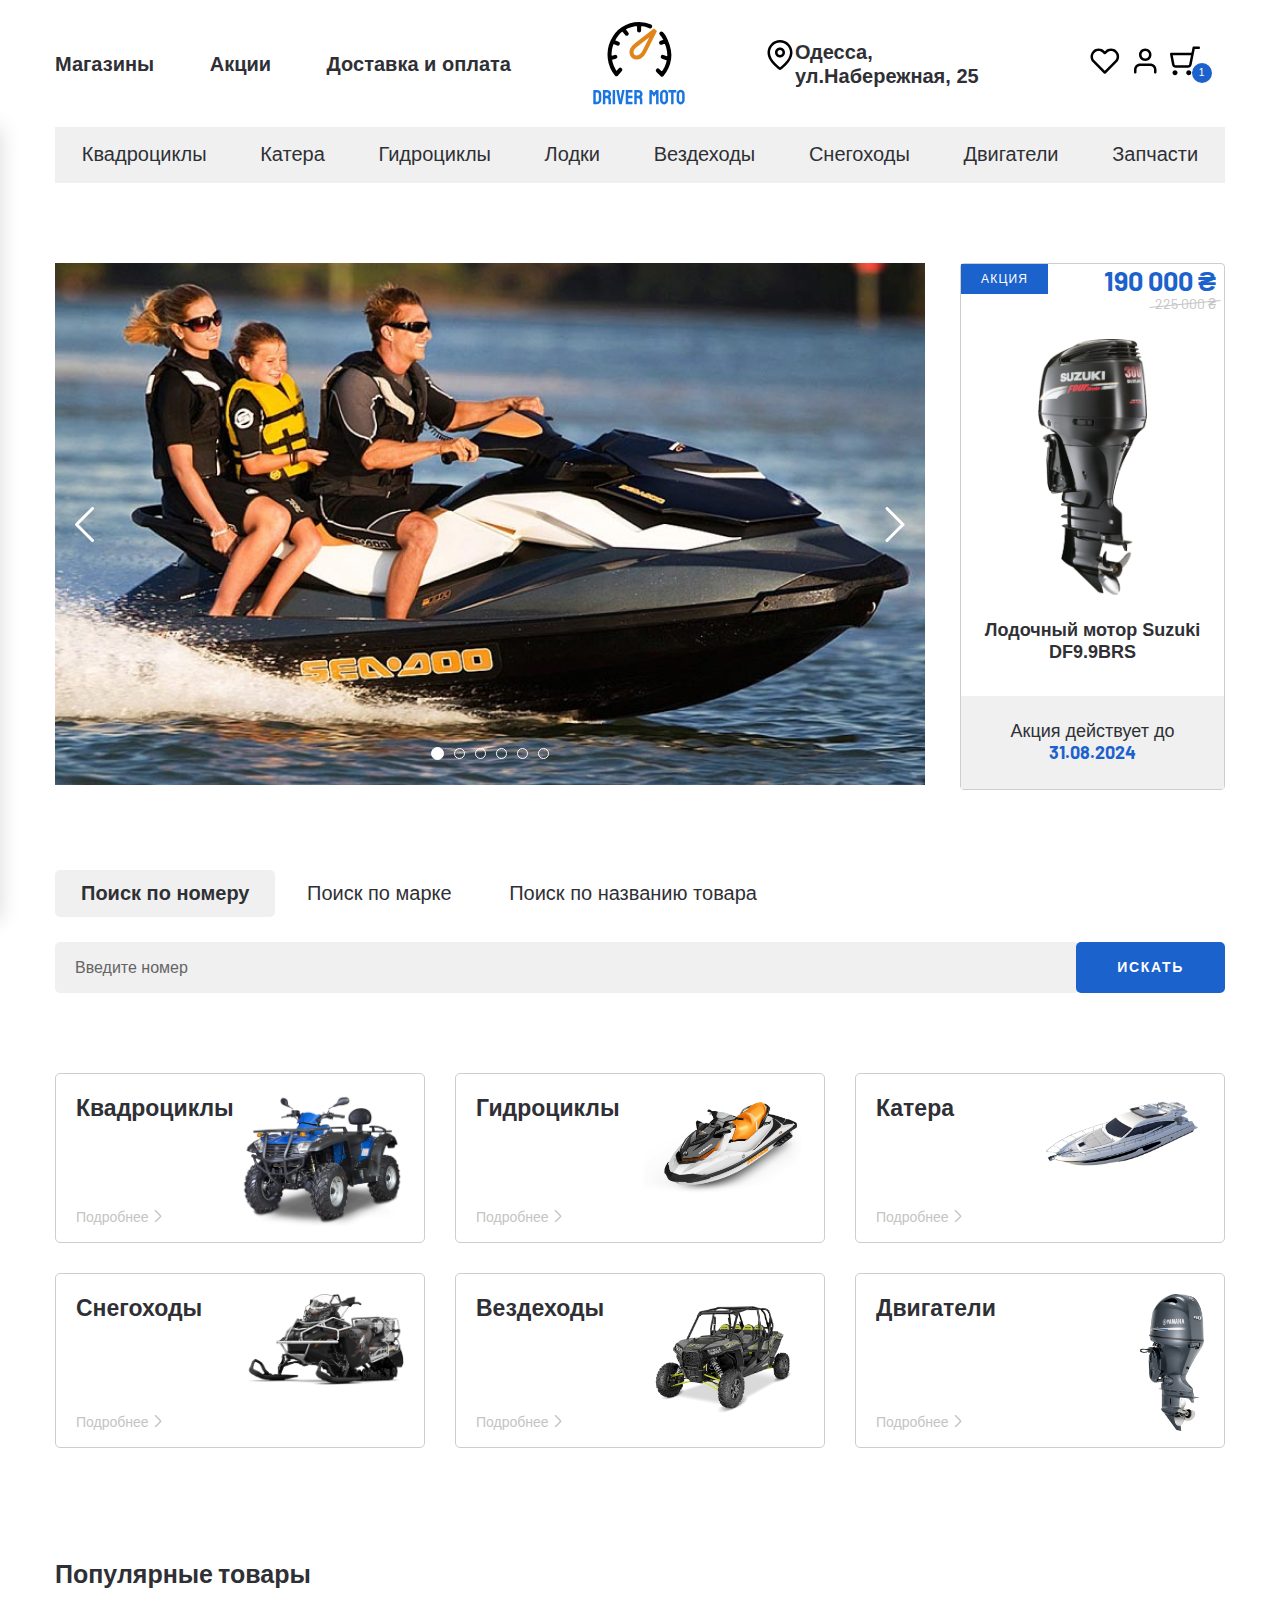
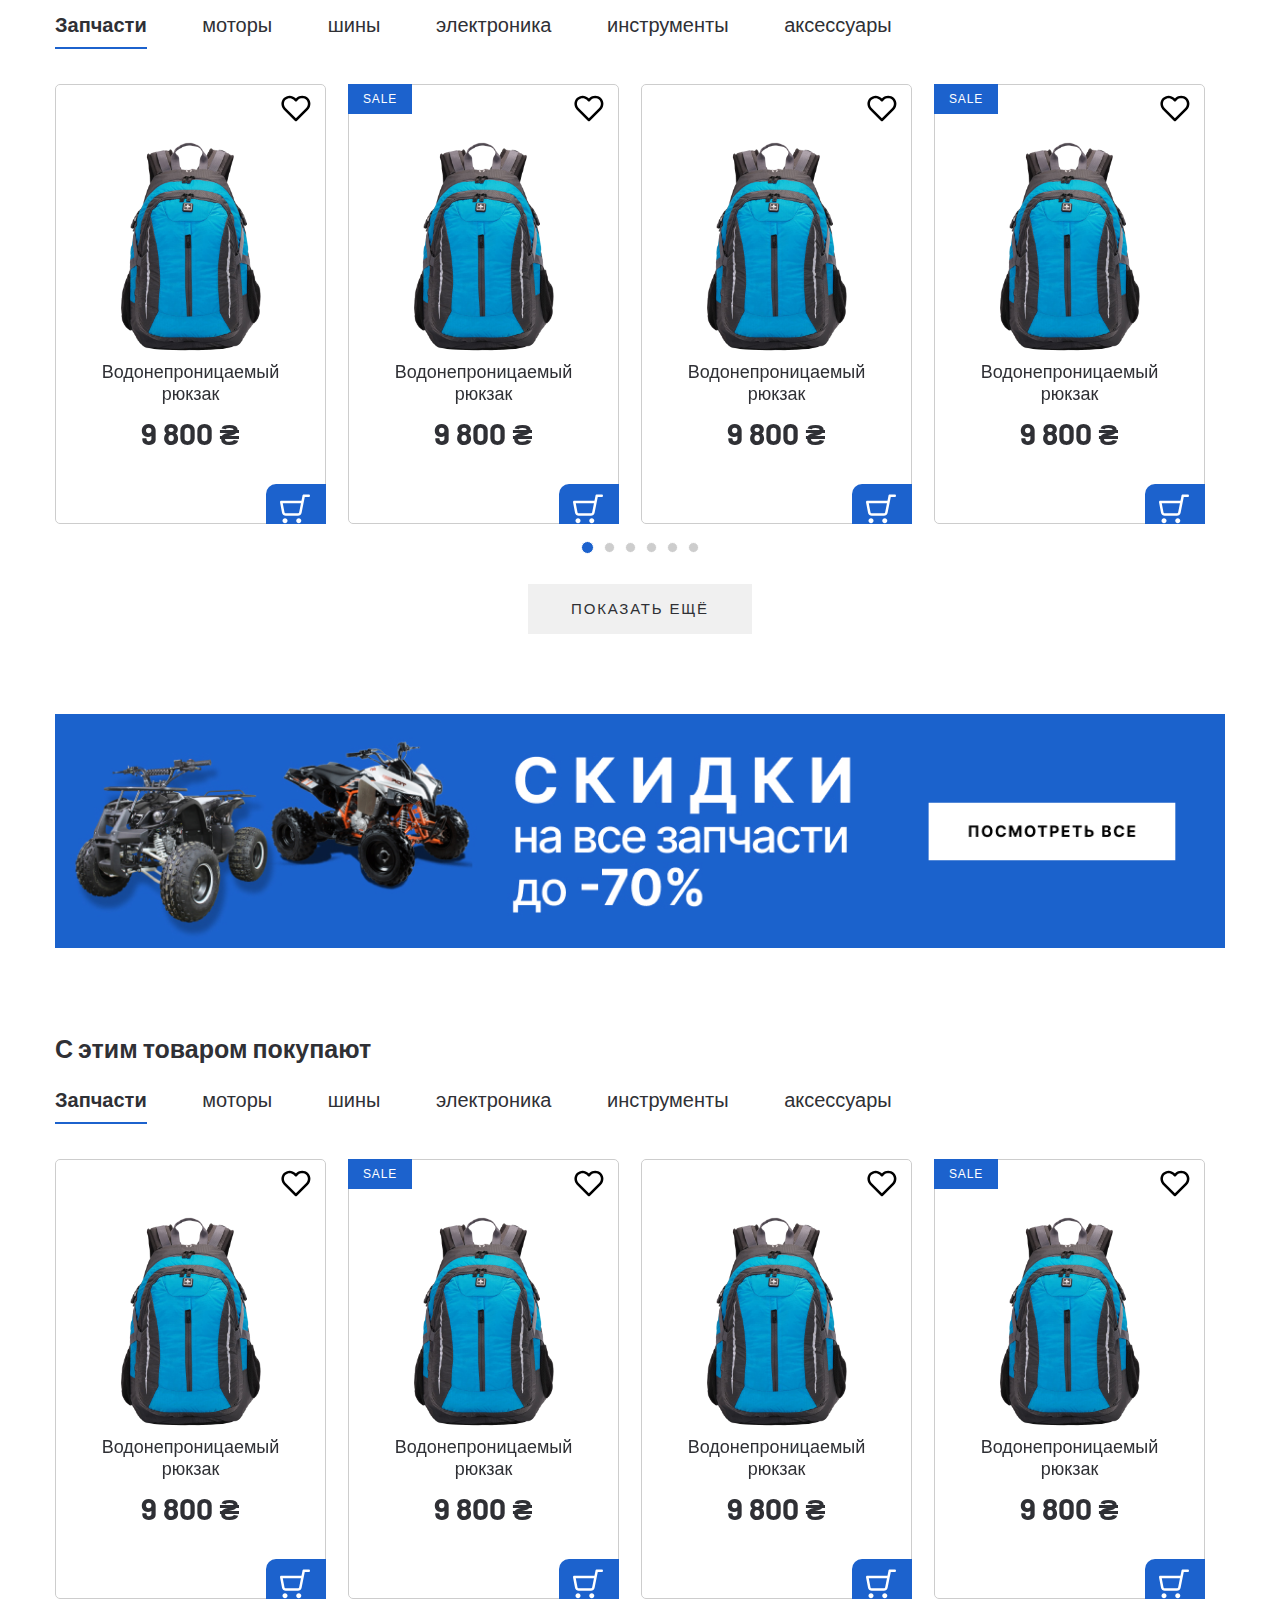
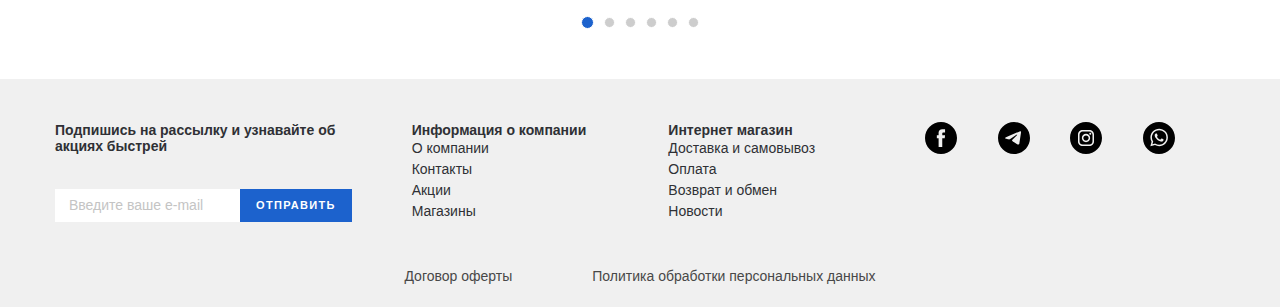
<file: index.html>
<!DOCTYPE html>
<html lang="ru">

<head>
    <meta charset="UTF-8">
    <meta name="viewport" content="width=device-width, initial-scale=1.0">
    <meta http-equiv="X-UA-Compatible" content="ie=edge">
    <title>Document</title>
    <link rel="stylesheet" type="text/css" href="./css/noramlize.css">
    <link rel="stylesheet" type="text/css" href="./css/slick.css">
    <link rel="stylesheet" type="text/css" href="./css/ion.rangeSlider.min.css">
    <link rel="stylesheet" type="text/css" href="./css/jquery.rateyo.min.css">
    <link rel="stylesheet" type="text/css" href="./css/jquery.formstyler.css">
    <link rel="stylesheet" type="text/css" href="./css/jquery.formstyler.theme.css">
    <link rel="stylesheet" type="text/css" href="./css/fonts.css">
    <link rel="preconnect" href="https://fonts.googleapis.com">
    <link rel="preconnect" href="https://fonts.gstatic.com" crossorigin>
    <link href="https://fonts.googleapis.com/css2?family=Barlow:wght@400;700&display=swap" rel="stylesheet">
    <link rel="stylesheet" type="text/css" href="./css/style.css">
    <link rel="stylesheet" href="./css/media.css">
</head>

<body>
    <!--  -------------- Header ------------------  -->
    <header class="header">
        <div class="header__top">
            <div class="container">
                <div class="header__top-inner">
                    <nav class="menu">
                        <button class="menu__btn">
                            <div class="menu__btn-line"></div>
                            <div class="menu__btn-line"></div>
                            <div class="menu__btn-line"></div>
                        </button>
                        <ul class="menu__list">
                            <li class="menu__item">
                                <a class="menu__link" href="#">Магазины</a>
                            </li>
                            <li class="menu__item">
                                <a class="menu__link" href="#">Акции</a>
                            </li>
                            <li class="menu__item">
                                <a class="menu__link" href="#">Доставка и оплата</a>
                            </li>
                        </ul>
                    </nav>
                    <a href="./index.html" class="logo">
                        <img class="logo__img" src="./img/LOGO_DM.svg" alt="Logo site">
                    </a>
                    <div class="header__box">
                        <p class="header__adress">Одесса, ул.Набережная, 25</p>
                        <ul class="user__list">
                            <li class="user__list__item">
                                <a href="#" class="user__list__link">
                                    <img src="./img/icons/heart.svg" alt="Heart like">
                                </a>
                            </li>
                            <li class="user__list__item">
                                <a href="#" class="user__list__link">
                                    <img src="./img/icons/user.svg" alt="User">
                                </a>
                            </li>
                            <li class="user__list__item">
                                <a href="#" class="user__list__link basket">
                                    <img src="./img/icons/shopping-cart.svg" alt="Shopping cart">
                                    <p class="basket__num">1</p>
                                </a>
                            </li>
                        </ul>
                    </div>
                </div>
            </div>
        </div>
        <!-- ------------mob menu -------------- -->
        <ul class="menu-mobile__list">
            <li class="menu-mobile__item">
                <a class="menu-mobile__link" href="#">
                    <img class="menu-mobile__img" src="./img/icons/log-in.svg" alt="icon-menu">
                    <p>Войти</p>
                </a>
            </li>
            <li class="menu-mobile__item">
                <a class="menu-mobile__link" href="#">
                    <img class="menu-mobile__img" src="./img/icons/user.svg" alt="icon-menu">
                    <p>Регистрация</p>
                </a>
            </li>
            <li class="menu-mobile__item">
                <a class="menu-mobile__link" href="#">
                    <img class="menu-mobile__img" src="./img/icons/heart.svg" alt="icon-menu">
                    <p>Избранное</p>
                </a>
            </li>
            <li class="menu-mobile__item">
                <a class="menu-mobile__link" href="#">
                    <img class="menu-mobile__img" src="./img/icons/shopping-cart.svg" alt="icon-menu">
                    <p>Корзина</p>
                </a>
            </li>
            <li class="menu-mobile__item">
                <a class="menu-mobile__link" href="#">
                    <img class="menu-mobile__img" src="./img/icons/home.svg" alt="icon-menu">
                    <p>Магазины</p>
                </a>
            </li>
            <li class="menu-mobile__item">
                <a class="menu-mobile__link" href="#">
                    <img class="menu-mobile__img" src="./img/icons/bag.svg" alt="icon-menu">
                    <p>Доставка и оплата</p>
                </a>
            </li>
            <li class="menu-mobile__item">
                <a class="menu-mobile__link" href="./catalog.html">
                    <p>Квадроциклы</p>
                </a>
            </li>
            <li class="menu-mobile__item">
                <a class="menu-mobile__link" href="./catalog.html">
                    <p>Гидроциклы</p>
                </a>
            </li>
            <li class="menu-mobile__item">
                <a class="menu-mobile__link" href="./catalog.html">
                    <p>Лодки</p>
                </a>
            </li>
            <li class="menu-mobile__item">
                <a class="menu-mobile__link" href="./catalog.html">
                    <p>Вездеходы</p>
                </a>
            </li>
            <li class="menu-mobile__item">
                <a class="menu-mobile__link" href="./catalog.html">
                    <p>Снегоходы</p>
                </a>
            </li>
            <li class="menu-mobile__item">
                <a class="menu-mobile__link" href="./catalog.html">
                    <p>Двигатели</p>
                </a>
            </li>
            <li class="menu-mobile__item">
                <a class="menu-mobile__link" href="./catalog.html">
                    <p>Запчасти</p>
                </a>
            </li>
        </ul>
        <!-- ------------------ -->
        <div class="menu-mobile__linewrapper">
            <ul class="menu-mobile__line">
                <li class="menu__item">
                    <a class="menu__link" href="#">Магазины</a>
                </li>
                <li class="menu__item">
                    <a class="menu__link" href="#">Акции</a>
                </li>
                <li class="menu__item">
                    <a class="menu__link" href="#">Доставка и оплата</a>
                </li>
            </ul>
        </div>
        <!-- ---------------------------------- -->
        <div class="header__bottom">
            <div class="container">
                <ul class="menu__categories">
                    <li class="menu__categories-item">
                        <a href="#" class="menu__cateogies__link">Квадроциклы</a>
                    </li>
                    <li class="menu__categories-item">
                        <a href="#" class="menu__cateogies__link">Катера</a>
                    </li>
                    <li class="menu__categories-item">
                        <a href="#" class="menu__cateogies__link">Гидроциклы</a>
                    </li>
                    <li class="menu__categories-item">
                        <a href="#" class="menu__cateogies__link">Лодки</a>
                    </li>
                    <li class="menu__categories-item">
                        <a href="#" class="menu__cateogies__link">Вездеходы</a>
                    </li>
                    <li class="menu__categories-item">
                        <a href="#" class="menu__cateogies__link">Снегоходы</a>
                    </li>
                    <li class="menu__categories-item">
                        <a href="#" class="menu__cateogies__link">Двигатели</a>
                    </li>
                    <li class="menu__categories-item">
                        <a href="#" class="menu__cateogies__link">Запчасти</a>
                    </li>
                </ul>
            </div>
        </div>

    </header>
    <!-- ------------- Baner slider -------------  -->
    <div class="banner-section page-section">
        <div class="container">
            <div class="banner-section__inner">
                <div class="banner-section__slider">
                    <a class="banner-section__slider-item" href="#">
                        <img src="./img/slider-baner/slider-baner_5.jpg" alt="slider-baner_1"
                            class="banner-section__slider-img">
                    </a>
                    <a class="banner-section__slider-item" href="#">
                        <img src="./img/slider-baner/slider-baner_2.jpg" alt="slider-baner_2"
                            class="banner-section__slider-img">
                    </a>
                    <a class="banner-section__slider-item" href="#">
                        <img src="./img/slider-baner/slider-baner_3.jpg" alt="slider-baner_3"
                            class="banner-section__slider-img">
                    </a>
                    <a class="banner-section__slider-item" href="#">
                        <img src="./img/slider-baner/slider-baner_4.jpg" alt="slider-baner_4"
                            class="banner-section__slider-img">
                    </a>
                    <a class="banner-section__slider-item" href="#">
                        <img src="./img/slider-baner/slider-baner_1.jpg" alt="slider-baner_5"
                            class="banner-section__slider-img">
                    </a>
                    <a class="banner-section__slider-item" href="#">
                        <img src="./img/slider-baner/slider-baner_6.jpg" alt="slider-baner_6"
                            class="banner-section__slider-img">
                    </a>
                </div>
                <a class="banner-section__item sale-item" href="#">
                    <div class="sale-item__top">
                        <p class="sale-item__info">Акция</p>
                        <div class="sale-item__price">
                            <div class="price sale-item__price-new">190 000 ₴</div>
                            <div class="price sale-item__price-old">225 000 ₴</div>
                        </div>
                    </div>
                    <img class="sale-item__img" src="./img/content/content-sale_1.png" alt="sale">
                    <h5 class="sale-item__title">Лодочный мотор Suzuki DF9.9BRS</h5>
                    <p class="sale-item__footer">Акция действует до <span>31.08.2024</span></p>
                </a>
            </div>
        </div>
    </div>
    <!--  ------------- Search -------------------  -->
    <div class="search page-section">
        <div class="container">
            <div class="search__inner">
                <div class="search__tabs tabs-wrapper">
                    <div class="mobile-overflow">
                        <a class="tab search__tabs-item tab--active" href="#tab-1">Поиск по номеру</a>
                        <a class="tab search__tabs-item" href="#tab-2">Поиск по марке</a>
                        <a class="tab search__tabs-item" href="#tab-3">Поиск по названию товара</a>
                    </div>
                </div>
                <div class="search__content">
                    <div class="tabs-content search__content-item tabs-content--active" id="tab-1">
                        <form class="search__content-form">
                            <input class="search__content-input" type="text" placeholder="Введите номер">
                            <button class="search__content-btn" type="submit">Искать</button>
                        </form>
                    </div>
                    <div class="tabs-content search__content-item" id="tab-2">
                        <form class="search__content-form">
                            <input class="search__content-input" type="text" placeholder="Введите марку">
                            <button class="search__content-btn" type="submit">Искать</button>
                        </form>
                    </div>
                    <div class="tabs-content search__content-item" id="tab-3">
                        <form class="search__content-form">
                            <input class="search__content-input" type="text" placeholder="Введите название товара">
                            <button class="search__content-btn" type="submit">Искать</button>
                        </form>
                    </div>
                </div>
            </div>
        </div>
    </div>
    <!-- ------------- Categories ---------------  -->
    <section class="categories page-section">
        <div class="container">
            <div class="categories__inner">
                <a class="categories__item" href="./catalog.html">
                    <div class="categories__item-info">
                        <h4 class="categories__item-title">Квадроциклы</h4>
                        <p class="categories__item-text">Подробнее</p>
                    </div>
                    <img src="./img/category/category-1.png" alt="category 1" class="categories__item-img">
                </a>
                <a class="categories__item" href="./catalog.html">
                    <div class="categories__item-info">
                        <h4 class="categories__item-title">Гидроциклы</h4>
                        <p class="categories__item-text">Подробнее</p>
                    </div>
                    <img src="./img/category/category-2.png" alt="category 2" class="categories__item-img">
                </a>
                <a class="categories__item" href="./catalog.html">
                    <div class="categories__item-info">
                        <h4 class="categories__item-title">Катера</h4>
                        <p class="categories__item-text">Подробнее</p>
                    </div>
                    <img src="./img/category/category-3.png" alt="category 3" class="categories__item-img">
                </a>
                <a class="categories__item" href="./catalog.html">
                    <div class="categories__item-info">
                        <h4 class="categories__item-title">Снегоходы</h4>
                        <p class="categories__item-text">Подробнее</p>
                    </div>
                    <img src="./img/category/category-4.png" alt="category 4" class="categories__item-img">
                </a>
                <a class="categories__item" href="./catalog.html">
                    <div class="categories__item-info">
                        <h4 class="categories__item-title">Вездеходы</h4>
                        <p class="categories__item-text">Подробнее</p>
                    </div>
                    <img src="./img/category/category-5.png" alt="category 5" class="categories__item-img">
                </a>
                <a class="categories__item" href="./catalog.html">
                    <div class="categories__item-info">
                        <h4 class="categories__item-title">Двигатели</h4>
                        <p class="categories__item-text">Подробнее</p>
                    </div>
                    <img src="./img/category/category-6.png" alt="category 6" class="categories__item-img">
                </a>

            </div>
    </section>
    <!-- ------------- Products -----------------  -->
    <section class="products">
        <div class="container">
            <div class="products__inner">
                <h3 class="product__title">Популярные товары</h3>
                <div class="tabs-wrapper">
                    <div class="tabs products__tabs mobile-overflow">
                        <a href="#product-tab-1" class="tab products__tab tab--active">Запчасти</a>
                        <a href="#product-tab-2" class="tab products__tab">моторы</a>
                        <a href="#product-tab-3" class="tab products__tab">шины</a>
                        <a href="#product-tab-4" class="tab products__tab">электроника</a>
                        <a href="#product-tab-5" class="tab products__tab">инструменты</a>
                        <a href="#product-tab-6" class="tab products__tab">аксессуары</a>
                    </div>
                </div>
                <!-- ---------------- tab slider -----------------  -->
                <div class="tabs-container products__container">
                    <div id="product-tab-1" class="tabs-content products__content  tabs-content--active">
                        <div class="product-slider">
                            <div class="product-slider__item">
                                <div class="poroduct-item__wrapper">
                                    <button class="product-item__favorite"></button>
                                    <button class="product-item__basket">
                                    </button>
                                    <a class="product-item__notify-link" href="#"><span>Сообщить о
                                            поступлении</span> </a>
                                    <a class="product-item" href="./product_page.html">
                                        <p class="product-item__hover-text">
                                            посмотреть товар
                                        </p>
                                        <img class="product-item__img" src="./img/products/rukzak-1.png"
                                            alt="product image">
                                        <h4 class="product-item__title">Водонепроницаемый рюкзак</h4>
                                        <p class="price product-item__price">9 800 ₴</p>
                                        <p class="product-item__notify-text">нет в наличии</p>
                                    </a>
                                </div>
                            </div>
                            <div class="product-slider__item">
                                <div class="poroduct-item__wrapper">
                                    <button class="product-item__favorite"></button>
                                    <button class="product-item__basket">
                                    </button>
                                    <a class="product-item__notify-link" href="#"><span>Сообщить о
                                            поступлении</span> </a>
                                    <a class="product-item product-item--sale" href="./product_page.html">
                                        <p class="product-item__hover-text">
                                            посмотреть товар
                                        </p>
                                        <img class="product-item__img" src="./img/products/rukzak-1.png"
                                            alt="product image">
                                        <h4 class="product-item__title">Водонепроницаемый рюкзак</h4>
                                        <p class="price product-item__price">9 800 ₴</p>
                                        <p class="product-item__notify-text">нет в наличии</p>
                                    </a>
                                </div>
                            </div>
                            <div class="product-slider__item">
                                <div class="poroduct-item__wrapper">
                                    <button class="product-item__favorite"></button>
                                    <button class="product-item__basket">
                                    </button>
                                    <a class="product-item__notify-link" href="#"><span>Сообщить о
                                            поступлении</span> </a>
                                    <a class="product-item" href="./product_page.html">
                                        <p class="product-item__hover-text">
                                            посмотреть товар
                                        </p>
                                        <img class="product-item__img" src="./img/products/rukzak-1.png"
                                            alt="product image">
                                        <h4 class="product-item__title">Водонепроницаемый рюкзак</h4>
                                        <p class="price product-item__price">9 800 ₴</p>
                                        <p class="product-item__notify-text">нет в наличии</p>
                                    </a>
                                </div>
                            </div>
                            <div class="product-slider__item">
                                <div class="poroduct-item__wrapper">
                                    <button class="product-item__favorite"></button>
                                    <button class="product-item__basket">
                                    </button>
                                    <a class="product-item__notify-link" href="#"><span>Сообщить о
                                            поступлении</span> </a>
                                    <a class="product-item product-item--sale" href="./product_page.html">
                                        <p class="product-item__hover-text">
                                            посмотреть товар
                                        </p>
                                        <img class="product-item__img" src="./img/products/rukzak-1.png"
                                            alt="product image">
                                        <h4 class="product-item__title">Водонепроницаемый рюкзак</h4>
                                        <p class="price product-item__price">9 800 ₴</p>
                                        <p class="product-item__notify-text">нет в наличии</p>
                                    </a>
                                </div>
                            </div>
                            <div class="product-slider__item">
                                <div class="poroduct-item__wrapper product-item__not-available">
                                    <button class="product-item__favorite"></button>
                                    <button class="product-item__basket">
                                    </button>
                                    <a class="product-item__notify-link" href="#"><span>Сообщить о
                                            поступлении</span> </a>
                                    <a class="product-item product-item--sale" href="./product_page.html">
                                        <p class="product-item__hover-text">
                                            посмотреть товар
                                        </p>
                                        <img class="product-item__img" src="./img/products/rukzak-1.png"
                                            alt="product image">
                                        <h4 class="product-item__title">Водонепроницаемый рюкзак</h4>
                                        <p class="price product-item__price">9 800 ₴</p>
                                        <p class="product-item__notify-text">нет в наличии</p>
                                    </a>
                                </div>
                            </div>
                            <div class="product-slider__item">
                                <div class="poroduct-item__wrapper product-item__not-available">
                                    <button class="product-item__favorite"></button>
                                    <button class="product-item__basket">
                                    </button>
                                    <a class="product-item__notify-link" href="#"><span>Сообщить о
                                            поступлении</span> </a>
                                    <a class="product-item " href="./product_page.html">
                                        <p class="product-item__hover-text">
                                            посмотреть товар
                                        </p>
                                        <img class="product-item__img" src="./img/products/rukzak-1.png"
                                            alt="product image">
                                        <h4 class="product-item__title">Водонепроницаемый рюкзак</h4>
                                        <p class="price product-item__price">9 800 ₴</p>
                                        <p class="product-item__notify-text">нет в наличии</p>
                                    </a>
                                </div>
                            </div>
                        </div>
                    </div>
                    <!-- ---------- active tab -----------  -->
                    <div id="product-tab-2" class="tabs-content products__content">
                        <div class="product-slider">
                            <div class="product-slider__item">
                                <div class="poroduct-item__wrapper">
                                    <button class="product-item__favorite"></button>
                                    <button class="product-item__basket">
                                    </button>
                                    <a class="product-item__notify-link" href="#"><span>Сообщить о
                                            поступлении</span> </a>
                                    <a class="product-item" href="./product_page.html">
                                        <p class="product-item__hover-text">
                                            посмотреть товар
                                        </p>
                                        <img class="product-item__img" src="./img/products/rukzak-1.png"
                                            alt="product image">
                                        <h4 class="product-item__title">Водонепроницаемый рюкзак</h4>
                                        <p class="price product-item__price">9 800 ₴</p>
                                        <p class="product-item__notify-text">нет в наличии</p>
                                    </a>
                                </div>
                            </div>
                            <div class="product-slider__item">
                                <div class="poroduct-item__wrapper">
                                    <button class="product-item__favorite"></button>
                                    <button class="product-item__basket">
                                    </button>
                                    <a class="product-item__notify-link" href="#"><span>Сообщить о
                                            поступлении</span> </a>
                                    <a class="product-item product-item--sale" href="./product_page.html">
                                        <p class="product-item__hover-text">
                                            посмотреть товар
                                        </p>
                                        <img class="product-item__img" src="./img/products/rukzak-1.png"
                                            alt="product image">
                                        <h4 class="product-item__title">Водонепроницаемый рюкзак</h4>
                                        <p class="price product-item__price">9 800 ₴</p>
                                        <p class="product-item__notify-text">нет в наличии</p>
                                    </a>
                                </div>
                            </div>
                            <div class="product-slider__item">
                                <div class="poroduct-item__wrapper">
                                    <button class="product-item__favorite"></button>
                                    <button class="product-item__basket">
                                    </button>
                                    <a class="product-item__notify-link" href="#"><span>Сообщить о
                                            поступлении</span> </a>
                                    <a class="product-item" href="./product_page.html">
                                        <p class="product-item__hover-text">
                                            посмотреть товар
                                        </p>
                                        <img class="product-item__img" src="./img/products/rukzak-1.png"
                                            alt="product image">
                                        <h4 class="product-item__title">Водонепроницаемый рюкзак</h4>
                                        <p class="price product-item__price">9 800 ₴</p>
                                        <p class="product-item__notify-text">нет в наличии</p>
                                    </a>
                                </div>
                            </div>
                            <div class="product-slider__item">
                                <div class="poroduct-item__wrapper">
                                    <button class="product-item__favorite"></button>
                                    <button class="product-item__basket">
                                    </button>
                                    <a class="product-item__notify-link" href="#"><span>Сообщить о
                                            поступлении</span> </a>
                                    <a class="product-item product-item--sale" href="./product_page.html">
                                        <p class="product-item__hover-text">
                                            посмотреть товар
                                        </p>
                                        <img class="product-item__img" src="./img/products/rukzak-1.png"
                                            alt="product image">
                                        <h4 class="product-item__title">Водонепроницаемый рюкзак</h4>
                                        <p class="price product-item__price">9 800 ₴</p>
                                        <p class="product-item__notify-text">нет в наличии</p>
                                    </a>
                                </div>
                            </div>
                            <div class="product-slider__item">
                                <div class="poroduct-item__wrapper product-item__not-available">
                                    <button class="product-item__favorite"></button>
                                    <button class="product-item__basket">
                                    </button>
                                    <a class="product-item__notify-link" href="#"><span>Сообщить о
                                            поступлении</span> </a>
                                    <a class="product-item product-item--sale" href="./product_page.html">
                                        <p class="product-item__hover-text">
                                            посмотреть товар
                                        </p>
                                        <img class="product-item__img" src="./img/products/rukzak-1.png"
                                            alt="product image">
                                        <h4 class="product-item__title">Водонепроницаемый рюкзак</h4>
                                        <p class="price product-item__price">9 800 ₴</p>
                                        <p class="product-item__notify-text">нет в наличии</p>
                                    </a>
                                </div>
                            </div>
                            <div class="product-slider__item">
                                <div class="poroduct-item__wrapper product-item__not-available">
                                    <button class="product-item__favorite"></button>
                                    <button class="product-item__basket">
                                    </button>
                                    <a class="product-item__notify-link" href="#"><span>Сообщить о
                                            поступлении</span> </a>
                                    <a class="product-item " href="./product_page.html">
                                        <p class="product-item__hover-text">
                                            посмотреть товар
                                        </p>
                                        <img class="product-item__img" src="./img/products/rukzak-1.png"
                                            alt="product image">
                                        <h4 class="product-item__title">Водонепроницаемый рюкзак</h4>
                                        <p class="price product-item__price">9 800 ₴</p>
                                        <p class="product-item__notify-text">нет в наличии</p>
                                    </a>
                                </div>
                            </div>
                        </div>
                    </div>
                    <div id="product-tab-3" class="tabs-content products__content">Тут слайдер 3</div>
                    <div id="product-tab-4" class="tabs-content products__content">Тут слайдер 4</div>
                    <div id="product-tab-5" class="tabs-content products__content">Тут слайдер 5</div>
                    <div id="product-tab-6" class="tabs-content products__content">Тут слайдер 6</div>
                </div>
                <div class="product__more">
                    <a class="product__more-link" href="#">Показать ещё</a>
                </div>

            </div>
    </section>
    <!-- ------------- Baner --------------------  -->
    <div class="baner">
        <div class="container">
            <a class="baner-link" href="#">
                <img src="./img/baner/Banner.jpg" alt="baner" class="baner-img">
            </a>
        </div>
    </div>
    <!-- ---------------- Popular ---------------  -->
    <section class="products">
        <div class="container">
            <div class="products__inner ">
                <h3 class="product__title">С этим товаром покупают</h3>
                <div class="tabs-wrapper">
                    <div class="tabs products__tabs  mobile-overflow">
                        <a href="#popular-tab-1" class="tab products__tab tab--active">Запчасти</a>
                        <a href="#popular-tab-2" class="tab products__tab">моторы</a>
                        <a href="#popular-tab-3" class="tab products__tab">шины</a>
                        <a href="#popular-tab-4" class="tab products__tab">электроника</a>
                        <a href="#popular-tab-5" class="tab products__tab">инструменты</a>
                        <a href="#popular-tab-6" class="tab products__tab">аксессуары</a>
                    </div>
                </div>
                <!--  ---------------- tab slider -----------------  -->
                <div class="tabs-container products__container">
                    <div id="popular-tab-1" class="tabs-content products__content  tabs-content--active">
                        <div class="product-slider">
                            <div class="product-slider__item">
                                <div class="poroduct-item__wrapper">
                                    <button class="product-item__favorite"></button>
                                    <button class="product-item__basket">
                                    </button>
                                    <a class="product-item__notify-link" href=""><span>Сообщить о
                                            поступлении</span> </a>
                                    <a class="product-item" href="./product_page.html">
                                        <p class="product-item__hover-text">
                                            посмотреть товар
                                        </p>
                                        <img class="product-item__img" src="./img/products/rukzak-1.png"
                                            alt="product image">
                                        <h4 class="product-item__title">Водонепроницаемый рюкзак</h4>
                                        <p class="price product-item__price">9 800 ₴</p>
                                        <p class="product-item__notify-text">нет в наличии</p>
                                    </a>
                                </div>
                            </div>
                            <div class="product-slider__item">
                                <div class="poroduct-item__wrapper">
                                    <button class="product-item__favorite"></button>
                                    <button class="product-item__basket">
                                    </button>
                                    <a class="product-item__notify-link" href=""><span>Сообщить о
                                            поступлении</span> </a>
                                    <a class="product-item product-item--sale" href="./product_page.html">
                                        <p class="product-item__hover-text">
                                            посмотреть товар
                                        </p>
                                        <img class="product-item__img" src="./img/products/rukzak-1.png"
                                            alt="product image">
                                        <h4 class="product-item__title">Водонепроницаемый рюкзак</h4>
                                        <p class="price product-item__price">9 800 ₴</p>
                                        <p class="product-item__notify-text">нет в наличии</p>
                                    </a>
                                </div>
                            </div>
                            <div class="product-slider__item">
                                <div class="poroduct-item__wrapper">
                                    <button class="product-item__favorite"></button>
                                    <button class="product-item__basket">
                                    </button>
                                    <a class="product-item__notify-link" href="#"><span>Сообщить о
                                            поступлении</span> </a>
                                    <a class="product-item" href="./product_page.html">
                                        <p class="product-item__hover-text">
                                            посмотреть товар
                                        </p>
                                        <img class="product-item__img" src="./img/products/rukzak-1.png"
                                            alt="product image">
                                        <h4 class="product-item__title">Водонепроницаемый рюкзак</h4>
                                        <p class="price product-item__price">9 800 ₴</p>
                                        <p class="product-item__notify-text">нет в наличии</p>
                                    </a>
                                </div>
                            </div>
                            <div class="product-slider__item">
                                <div class="poroduct-item__wrapper">
                                    <button class="product-item__favorite"></button>
                                    <button class="product-item__basket">
                                    </button>
                                    <a class="product-item__notify-link" href="#"><span>Сообщить о
                                            поступлении</span> </a>
                                    <a class="product-item product-item--sale" href="./product_page.html">
                                        <p class="product-item__hover-text">
                                            посмотреть товар
                                        </p>
                                        <img class="product-item__img" src="./img/products/rukzak-1.png"
                                            alt="product image">
                                        <h4 class="product-item__title">Водонепроницаемый рюкзак</h4>
                                        <p class="price product-item__price">9 800 ₴</p>
                                        <p class="product-item__notify-text">нет в наличии</p>
                                    </a>
                                </div>
                            </div>
                            <div class="product-slider__item">
                                <div class="poroduct-item__wrapper product-item__not-available">
                                    <button class="product-item__favorite"></button>
                                    <button class="product-item__basket">
                                    </button>
                                    <a class="product-item__notify-link" href="#"><span>Сообщить о
                                            поступлении</span> </a>
                                    <a class="product-item product-item--sale" href="./product_page.html">
                                        <p class="product-item__hover-text">
                                            посмотреть товар
                                        </p>
                                        <img class="product-item__img" src="./img/products/rukzak-1.png"
                                            alt="product image">
                                        <h4 class="product-item__title">Водонепроницаемый рюкзак</h4>
                                        <p class="price product-item__price">9 800 ₴</p>
                                        <p class="product-item__notify-text">нет в наличии</p>
                                    </a>
                                </div>
                            </div>
                            <div class="product-slider__item">
                                <div class="poroduct-item__wrapper product-item__not-available">
                                    <button class="product-item__favorite"></button>
                                    <button class="product-item__basket">
                                    </button>
                                    <a class="product-item__notify-link" href="#"><span>Сообщить о
                                            поступлении</span> </a>
                                    <a class="product-item " href="./product_page.html">
                                        <p class="product-item__hover-text">
                                            посмотреть товар
                                        </p>
                                        <img class="product-item__img" src="./img/products/rukzak-1.png"
                                            alt="product image">
                                        <h4 class="product-item__title">Водонепроницаемый рюкзак</h4>
                                        <p class="price product-item__price">9 800 ₴</p>
                                        <p class="product-item__notify-text">нет в наличии</p>
                                    </a>
                                </div>
                            </div>
                        </div>
                    </div>
                    <!-- ---------- active tab ----------- -->
                    <div id="popular-tab-2" class="tabs-content products__content">
                        <div class="product-slider">
                            <div class="product-slider__item">
                                <div class="poroduct-item__wrapper">
                                    <button class="product-item__favorite"></button>
                                    <button class="product-item__basket">
                                    </button>
                                    <a class="product-item__notify-link" href="#"><span>Сообщить о
                                            поступлении</span> </a>
                                    <a class="product-item" href="./product_page.html">
                                        <p class="product-item__hover-text">
                                            посмотреть товар
                                        </p>
                                        <img class="product-item__img" src="./img/products/rukzak-1.png"
                                            alt="product image">
                                        <h4 class="product-item__title">Водонепроницаемый рюкзак</h4>
                                        <p class="price product-item__price">9 800 ₴</p>
                                        <p class="product-item__notify-text">нет в наличии</p>
                                    </a>
                                </div>
                            </div>
                            <div class="product-slider__item">
                                <div class="poroduct-item__wrapper">
                                    <button class="product-item__favorite"></button>
                                    <button class="product-item__basket">
                                    </button>
                                    <a class="product-item__notify-link" href="#"><span>Сообщить о
                                            поступлении</span> </a>
                                    <a class="product-item product-item--sale" href="./product_page.html">
                                        <p class="product-item__hover-text">
                                            посмотреть товар
                                        </p>
                                        <img class="product-item__img" src="./img/products/rukzak-1.png"
                                            alt="product image">
                                        <h4 class="product-item__title">Водонепроницаемый рюкзак</h4>
                                        <p class="price product-item__price">9 800 ₴</p>
                                        <p class="product-item__notify-text">нет в наличии</p>
                                    </a>
                                </div>
                            </div>
                            <div class="product-slider__item">
                                <div class="poroduct-item__wrapper">
                                    <button class="product-item__favorite"></button>
                                    <button class="product-item__basket">
                                    </button>
                                    <a class="product-item__notify-link" href="#"><span>Сообщить о
                                            поступлении</span> </a>
                                    <a class="product-item" href="./product_page.html">
                                        <p class="product-item__hover-text">
                                            посмотреть товар
                                        </p>
                                        <img class="product-item__img" src="./img/products/rukzak-1.png"
                                            alt="product image">
                                        <h4 class="product-item__title">Водонепроницаемый рюкзак</h4>
                                        <p class="price product-item__price">9 800 ₴</p>
                                        <p class="product-item__notify-text">нет в наличии</p>
                                    </a>
                                </div>
                            </div>
                            <div class="product-slider__item">
                                <div class="poroduct-item__wrapper">
                                    <button class="product-item__favorite"></button>
                                    <button class="product-item__basket">
                                    </button>
                                    <a class="product-item__notify-link" href="#"><span>Сообщить о
                                            поступлении</span> </a>
                                    <a class="product-item product-item--sale" href="./product_page.html">
                                        <p class="product-item__hover-text">
                                            посмотреть товар
                                        </p>
                                        <img class="product-item__img" src="./img/products/rukzak-1.png"
                                            alt="product image">
                                        <h4 class="product-item__title">Водонепроницаемый рюкзак</h4>
                                        <p class="price product-item__price">9 800 ₴</p>
                                        <p class="product-item__notify-text">нет в наличии</p>
                                    </a>
                                </div>
                            </div>
                            <div class="product-slider__item">
                                <div class="poroduct-item__wrapper product-item__not-available">
                                    <button class="product-item__favorite"></button>
                                    <button class="product-item__basket">
                                    </button>
                                    <a class="product-item__notify-link" href="#"><span>Сообщить о
                                            поступлении</span> </a>
                                    <a class="product-item product-item--sale" href="./product_page.html">
                                        <p class="product-item__hover-text">
                                            посмотреть товар
                                        </p>
                                        <img class="product-item__img" src="./img/products/rukzak-1.png"
                                            alt="product image">
                                        <h4 class="product-item__title">Водонепроницаемый рюкзак</h4>
                                        <p class="price product-item__price">9 800 ₴</p>
                                        <p class="product-item__notify-text">нет в наличии</p>
                                    </a>
                                </div>
                            </div>
                            <div class="product-slider__item">
                                <div class="poroduct-item__wrapper product-item__not-available">
                                    <button class="product-item__favorite"></button>
                                    <button class="product-item__basket">
                                    </button>
                                    <a class="product-item__notify-link" href="#"><span>Сообщить о
                                            поступлении</span> </a>
                                    <a class="product-item " href="./product_page.html">
                                        <p class="product-item__hover-text">
                                            посмотреть товар
                                        </p>
                                        <img class="product-item__img" src="./img/products/rukzak-1.png"
                                            alt="product image">
                                        <h4 class="product-item__title">Водонепроницаемый рюкзак</h4>
                                        <p class="price product-item__price">9 800 ₴</p>
                                        <p class="product-item__notify-text">нет в наличии</p>
                                    </a>
                                </div>
                            </div>
                        </div>
                    </div>
                    <div id="popular-tab-3" class="tabs-content products__content">Тут слайдер 3</div>
                    <div id="popular-tab-4" class="tabs-content products__content">Тут слайдер 4</div>
                    <div id="popular-tab-5" class="tabs-content products__content">Тут слайдер 5</div>
                    <div id="popular-tab-6" class="tabs-content products__content">Тут слайдер 6</div>
                </div>
            </div>
    </section>
    <!-- -------------- Footer ------------------   -->
    <footer class="footer">
        <div class="container">
            <div class="footer__top">
                <div class="footer__top-inner">
                    <div class="footer__top-item footer__top-newslater">
                        <h6 class="footer__top-title">Подпишись на рассылку и узнавайте об акциях быстрей</h6>
                        <form class="footer__form">
                            <input type="text" class="footer__form-input" placeholder="Введите ваше е-mail">
                            <button class="footer__form-btn" type="submit">Отправить</button>
                        </form>
                    </div>
                    <div class="footer__top-item">
                        <h6 class="footer__top-title footer__topdrop  .">Информация о компании
                        </h6>
                        <ul class="footer-list">
                            <li class="footer-list__item"><a href="#" class="footer-list__item-link">О компании</a></li>
                            <li class="footer-list__item"><a href="#" class="footer-list__item-link">Контакты</a></li>
                            <li class="footer-list__item"><a href="#" class="footer-list__item-link">Акции</a></li>
                            <li class="footer-list__item"><a href="#" class="footer-list__item-link">Магазины</a></li>
                        </ul>
                    </div>
                    <div class="footer__top-item">
                        <h6 class="footer__top-title footer__topdrop">Интернет магазин</h6>
                        <ul class="footer-list">
                            <li class="footer-list__item"><a href="#" class="footer-list__item-link">Доставка и
                                    самовывоз</a></li>
                            <li class="footer-list__item"><a href="#" class="footer-list__item-link">Оплата</a></li>
                            <li class="footer-list__item"><a href="#" class="footer-list__item-link">Возврат и обмен</a>
                            </li>
                            <li class="footer-list__item"><a href="#" class="footer-list__item-link">Новости</a></li>
                        </ul>
                    </div>
                    <div class="footer__top-item footer__top-social">
                        <ul class="social-list">
                            <li class="social-list__item"><a href="#" class="social-list__item-link">
                                    <img src="./img/icons/facebook.svg" alt="social icon" class="social-list__item-img">
                                </a></li>
                            <li class="social-list__item"><a href="#" class="social-list__item-link">
                                    <img src="./img/icons/tg.svg" alt="social icon" class="social-list__item-img">
                                </a></li>
                            <li class="social-list__item"><a href="#" class="social-list__item-link">
                                    <img src="./img/icons/insta.svg" alt="social icon" class="social-list__item-img">
                                </a></li>
                            <li class="social-list__item"><a href="#" class="social-list__item-link">
                                    <img src="./img/icons/viber.svg" alt="social icon" class="social-list__item-img">
                                </a></li>
                        </ul>
                    </div>
                </div>
            </div>
            <div class="footer__bottome">
                <a class="footer__bottome-link" href="#">Договор оферты</a>
                <a class="footer__bottome-link" href="#">Политика обработки персональных данных</a>
            </div>
        </div>
    </footer>
    <!-- ---------------------------- -->

    <script type="text/javascript" src="./js/jquery-3.7.1.min.js"></script>
    <script type="text/javascript" src="./js/slick.min.js"></script>
    <script type="text/javascript" src="./js/ion.rangeSlider.min.js"></script>
    <script type="text/javascript" src="./js/jquery.formstyler.min.js"></script>
    <script type="text/javascript" src="./js/jquery.rateyo.min.js"></script>
    <script type="text/javascript" src="./js/main.js"></script>
</body>

</html>
</file>
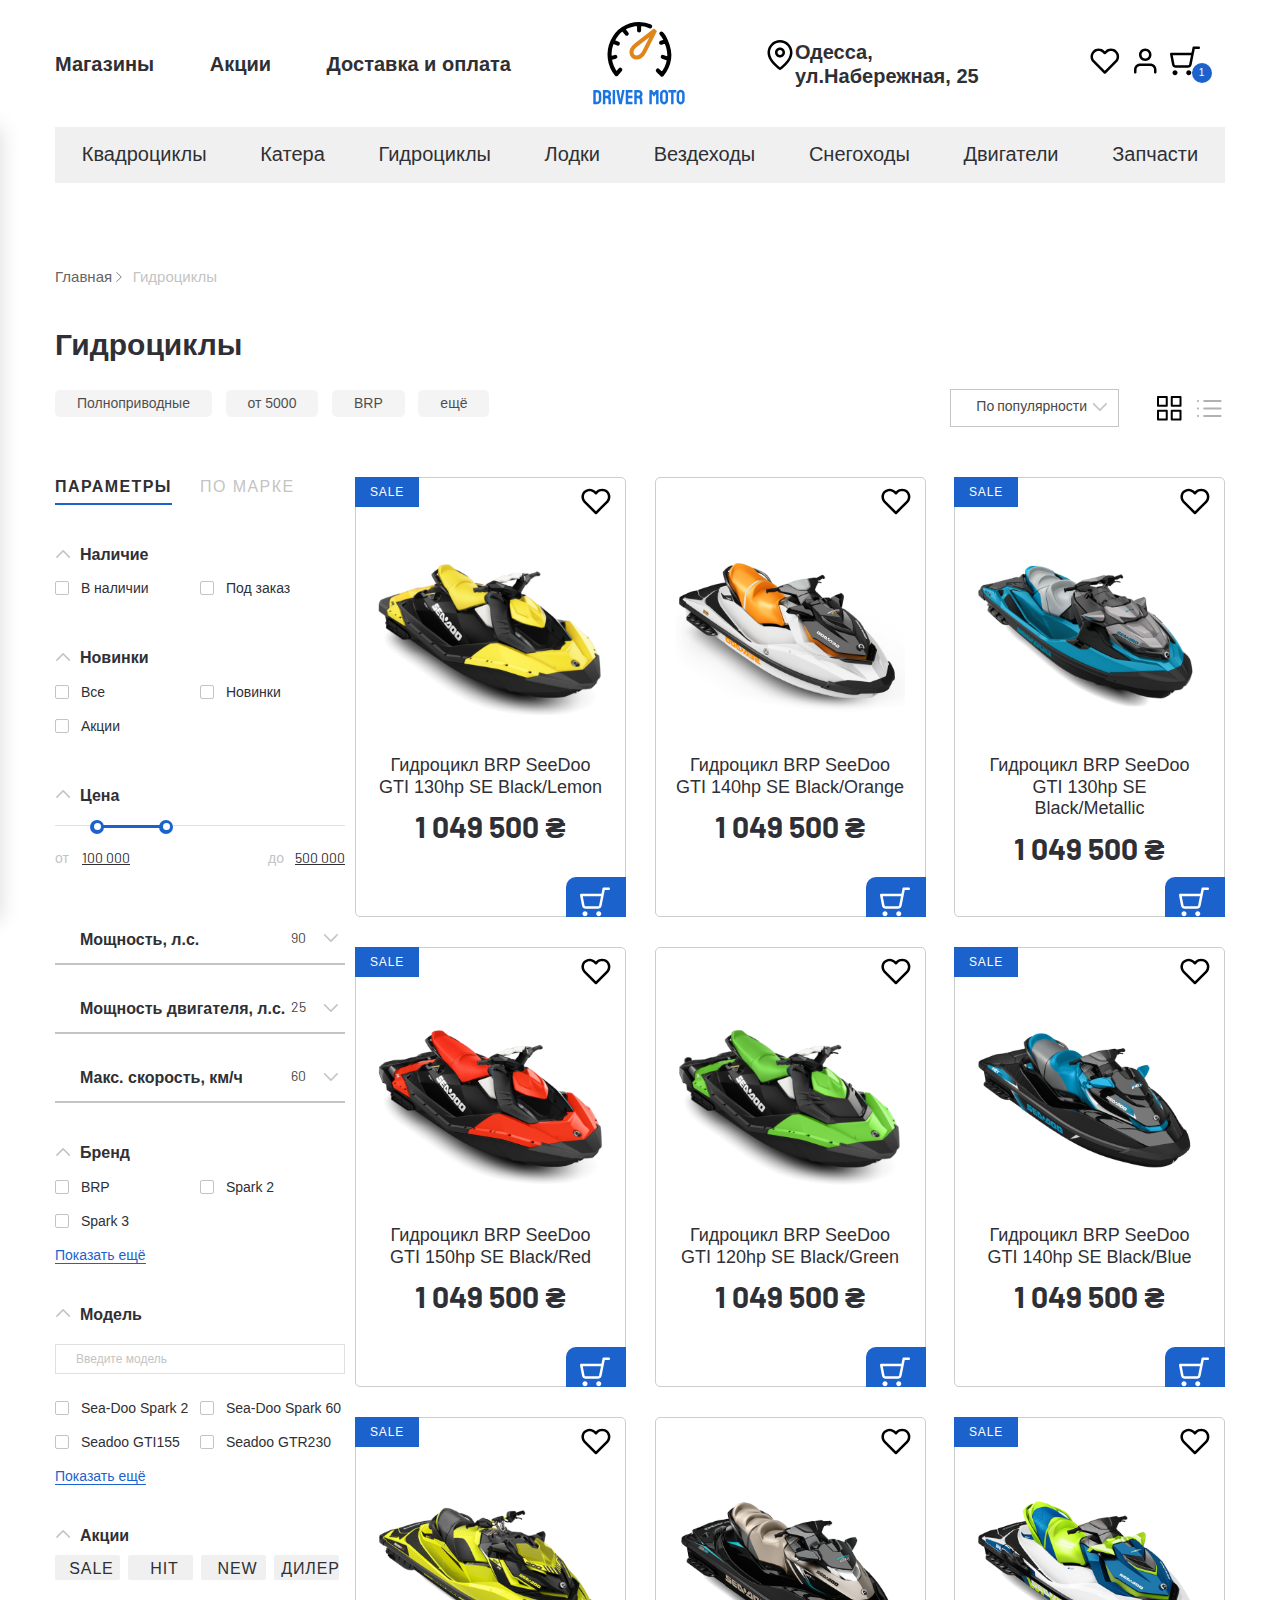
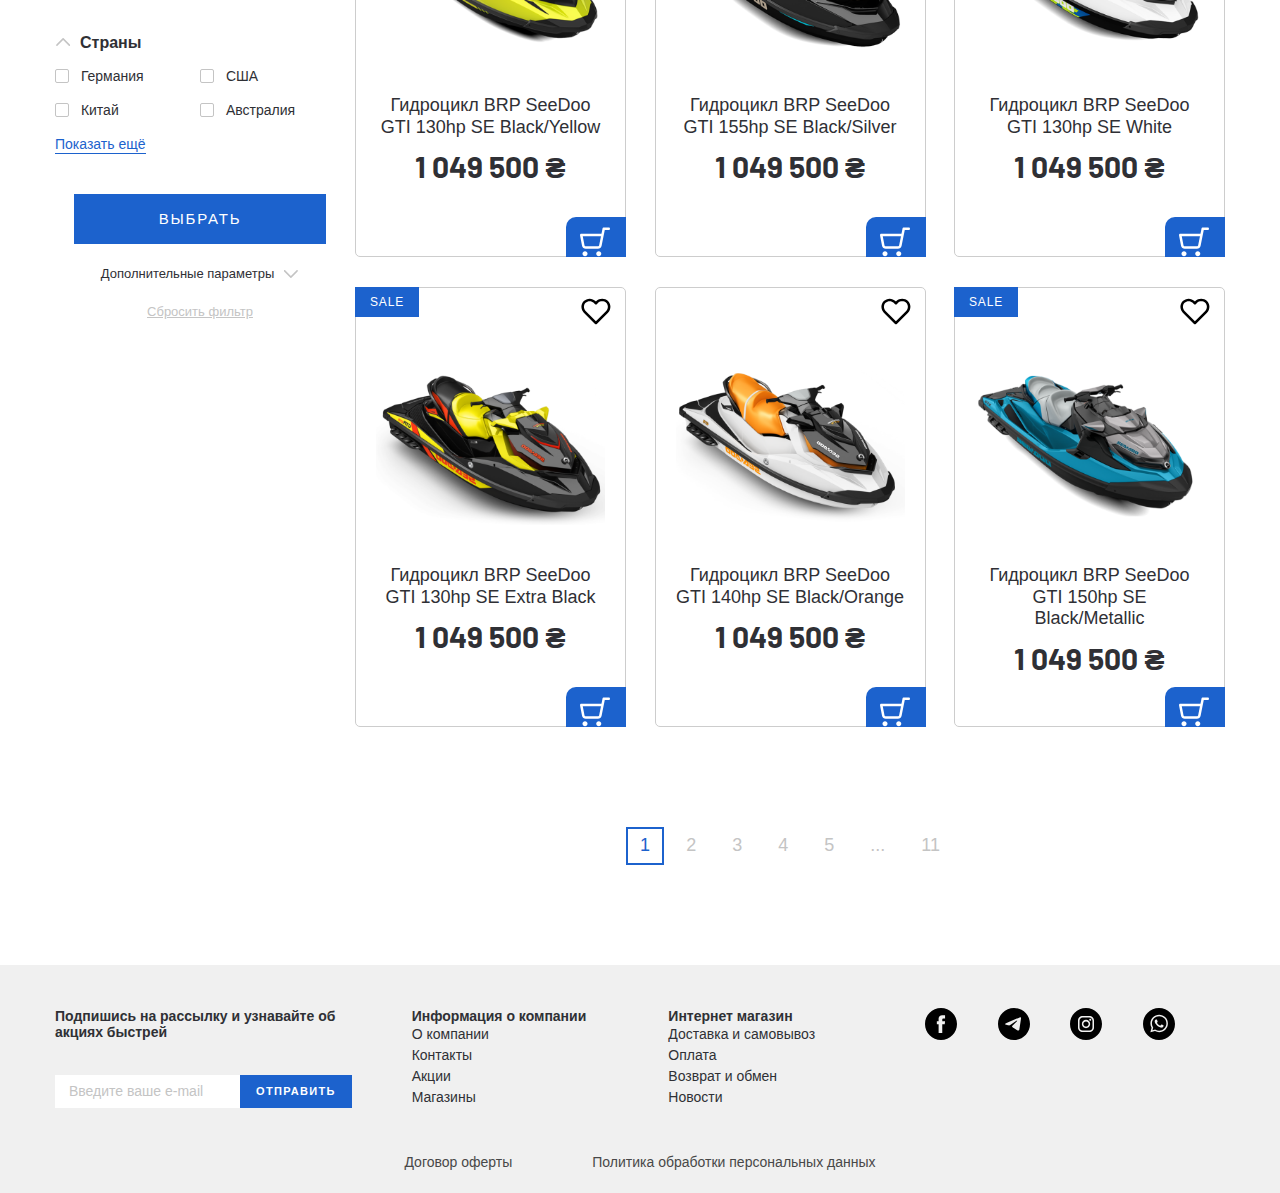
<file: catalog.html>
<!DOCTYPE html>
<html lang="ru">

<head>
    <meta charset="UTF-8">
    <meta name="viewport" content="width=device-width, initial-scale=1.0">
    <meta http-equiv="X-UA-Compatible" content="ie=edge">
    <title>Document</title>
    <link rel="stylesheet" type="text/css" href="./css/noramlize.css">
    <link rel="stylesheet" type="text/css" href="./css/slick.css">
    <link rel="stylesheet" type="text/css" href="./css/ion.rangeSlider.min.css">
    <link rel="stylesheet" type="text/css" href="./css/jquery.rateyo.min.css">
    <link rel="stylesheet" type="text/css" href="./css/jquery.formstyler.css">
    <link rel="stylesheet" type="text/css" href="./css/jquery.formstyler.theme.css">
    <link rel="stylesheet" type="text/css" href="./css/fonts.css">
    <link rel="preconnect" href="https://fonts.googleapis.com">
    <link rel="preconnect" href="https://fonts.gstatic.com" crossorigin>
    <link href="https://fonts.googleapis.com/css2?family=Barlow:wght@400;700&display=swap" rel="stylesheet">
    <link rel="stylesheet" type="text/css" href="./css/style.css">
    <link rel="stylesheet" type="text/css" href="./css/media.css">
</head>

<body>
    <!--  -------------- Header ------------------  -->
    <header class="header">
        <div class="header__top">
            <div class="container">
                <div class="header__top-inner">
                    <nav class="menu">
                        <button class="menu__btn">
                            <div class="menu__btn-line"></div>
                            <div class="menu__btn-line"></div>
                            <div class="menu__btn-line"></div>
                        </button>
                        <ul class="menu__list">
                            <li class="menu__item">
                                <a class="menu__link" href="#">Магазины</a>
                            </li>
                            <li class="menu__item">
                                <a class="menu__link" href="#">Акции</a>
                            </li>
                            <li class="menu__item">
                                <a class="menu__link" href="#">Доставка и оплата</a>
                            </li>
                        </ul>
                    </nav>
                    <a href="./index.html" class="logo">
                        <img class="logo__img" src="./img/LOGO_DM.svg" alt="Logo site">
                    </a>
                    <div class="header__box">
                        <p class="header__adress">Одесса, ул.Набережная, 25</p>
                        <ul class="user__list">
                            <li class="user__list__item">
                                <a href="#" class="user__list__link">
                                    <img src="./img/icons/heart.svg" alt="Heart like">
                                </a>
                            </li>
                            <li class="user__list__item">
                                <a href="#" class="user__list__link">
                                    <img src="./img/icons/user.svg" alt="User">
                                </a>
                            </li>
                            <li class="user__list__item">
                                <a href="#" class="user__list__link basket">
                                    <img src="./img/icons/shopping-cart.svg" alt="Shopping cart">
                                    <p class="basket__num">1</p>
                                </a>
                            </li>
                        </ul>
                    </div>
                </div>
            </div>
        </div>
        <!-- ------------mob menu -------------- -->
        <ul class="menu-mobile__list">
            <li class="menu-mobile__item">
                <a class="menu-mobile__link" href="#">
                    <img class="menu-mobile__img" src="./img/icons/log-in.svg" alt="icon-menu">
                    <p>Войти</p>
                </a>
            </li>
            <li class="menu-mobile__item">
                <a class="menu-mobile__link" href="#">
                    <img class="menu-mobile__img" src="./img/icons/user.svg" alt="icon-menu">
                    <p>Регистрация</p>
                </a>
            </li>
            <li class="menu-mobile__item">
                <a class="menu-mobile__link" href="#">
                    <img class="menu-mobile__img" src="./img/icons/heart.svg" alt="icon-menu">
                    <p>Избранное</p>
                </a>
            </li>
            <li class="menu-mobile__item">
                <a class="menu-mobile__link" href="#">
                    <img class="menu-mobile__img" src="./img/icons/shopping-cart.svg" alt="icon-menu">
                    <p>Корзина</p>
                </a>
            </li>
            <li class="menu-mobile__item">
                <a class="menu-mobile__link" href="#">
                    <img class="menu-mobile__img" src="./img/icons/home.svg" alt="icon-menu">
                    <p>Магазины</p>
                </a>
            </li>
            <li class="menu-mobile__item">
                <a class="menu-mobile__link" href="#">
                    <img class="menu-mobile__img" src="./img/icons/bag.svg" alt="icon-menu">
                    <p>Доставка и оплата</p>
                </a>
            </li>
            <li class="menu-mobile__item">
                <a class="menu-mobile__link" href="./catalog.html">
                    <p>Квадроциклы</p>
                </a>
            </li>
            <li class="menu-mobile__item">
                <a class="menu-mobile__link" href="./catalog.html">
                    <p>Гидроциклы</p>
                </a>
            </li>
            <li class="menu-mobile__item">
                <a class="menu-mobile__link" href="./catalog.html">
                    <p>Лодки</p>
                </a>
            </li>
            <li class="menu-mobile__item">
                <a class="menu-mobile__link" href="./catalog.html">
                    <p>Вездеходы</p>
                </a>
            </li>
            <li class="menu-mobile__item">
                <a class="menu-mobile__link" href="./catalog.html">
                    <p>Снегоходы</p>
                </a>
            </li>
            <li class="menu-mobile__item">
                <a class="menu-mobile__link" href="./catalog.html">
                    <p>Двигатели</p>
                </a>
            </li>
            <li class="menu-mobile__item">
                <a class="menu-mobile__link" href="./catalog.html">
                    <p>Запчасти</p>
                </a>
            </li>
        </ul>
        <!-- ------------------ -->
        <div class="menu-mobile__linewrapper">
            <ul class="menu-mobile__line">
                <li class="menu__item">
                    <a class="menu__link" href="#">Магазины</a>
                </li>
                <li class="menu__item">
                    <a class="menu__link" href="#">Акции</a>
                </li>
                <li class="menu__item">
                    <a class="menu__link" href="#">Доставка и оплата</a>
                </li>
            </ul>
        </div>
        <!-- ---------------------------------- -->
        <div class="header__bottom">
            <div class="container">
                <ul class="menu__categories">
                    <li class="menu__categories-item">
                        <a href="#" class="menu__cateogies__link">Квадроциклы</a>
                    </li>
                    <li class="menu__categories-item">
                        <a href="#" class="menu__cateogies__link">Катера</a>
                    </li>
                    <li class="menu__categories-item">
                        <a href="#" class="menu__cateogies__link">Гидроциклы</a>
                    </li>
                    <li class="menu__categories-item">
                        <a href="#" class="menu__cateogies__link">Лодки</a>
                    </li>
                    <li class="menu__categories-item">
                        <a href="#" class="menu__cateogies__link">Вездеходы</a>
                    </li>
                    <li class="menu__categories-item">
                        <a href="#" class="menu__cateogies__link">Снегоходы</a>
                    </li>
                    <li class="menu__categories-item">
                        <a href="#" class="menu__cateogies__link">Двигатели</a>
                    </li>
                    <li class="menu__categories-item">
                        <a href="#" class="menu__cateogies__link">Запчасти</a>
                    </li>
                </ul>
            </div>
        </div>

    </header>
    <!-- ------------- breadcrumbs -------------- -->
    <div class="breadcrumbs">
        <div class="container">
            <div class="breadcrumbs__lists tabs-wrapper">
                <ul class="breadcrumbs__list mobile-overflow">
                    <li class="bradcrumbs__list-item">
                        <a href="#" class="breadcrumbs__link">Главная</a>
                    </li>
                    <li class="bradcrumbs__list-item">
                        <a href="#" class="breadcrumbs__link">Гидроциклы</a>
                    </li>
                </ul>
            </div>
        </div>
    </div>

    <!-- ------------- Main content ------------- -->
    <section class="catalog">
        <div class="container">
            <h2 class="catalog__title">
                Гидроциклы
            </h2>
            <div class="catalog__filter">
                <div class="catalog__filter-itemsinner">
                    <div class="catalog__filter-items mobile-overflow">
                        <button>Полноприводные</button>
                        <button>от 5000</button>
                        <button>BRP</button>
                        <button>ещё</button>
                    </div>
                </div>
                <div class="catalog__filter-btn">
                    <select class="filter-style select-item">
                        <option value="">По популярности</option>
                        <option value="">По цене</option>
                        <option value="">По поступлении</option>
                    </select>
                    <button class="catalog__filter-btngrid catalog__filter-button catalog__filter--active">
                        <svg width="30" height="30" viewBox="0 0 30 30" fill="none" xmlns="http://www.w3.org/2000/svg">
                            <path fill-rule="evenodd" clip-rule="evenodd"
                                d="M3 4C3 3.44772 3.44772 3 4 3H12.75C13.3023 3 13.75 3.44772 13.75 4V12.75C13.75 13.3023 13.3023 13.75 12.75 13.75H4C3.44772 13.75 3 13.3023 3 12.75V4ZM5 5V11.75H11.75V5H5Z"
                                fill="black" />
                            <path fill-rule="evenodd" clip-rule="evenodd"
                                d="M16.75 4C16.75 3.44772 17.1977 3 17.75 3H26.5C27.0523 3 27.5 3.44772 27.5 4V12.75C27.5 13.3023 27.0523 13.75 26.5 13.75H17.75C17.1977 13.75 16.75 13.3023 16.75 12.75V4ZM18.75 5V11.75H25.5V5H18.75Z"
                                fill="black" />
                            <path fill-rule="evenodd" clip-rule="evenodd"
                                d="M16.75 17.75C16.75 17.1977 17.1977 16.75 17.75 16.75H26.5C27.0523 16.75 27.5 17.1977 27.5 17.75V26.5C27.5 27.0523 27.0523 27.5 26.5 27.5H17.75C17.1977 27.5 16.75 27.0523 16.75 26.5V17.75ZM18.75 18.75V25.5H25.5V18.75H18.75Z"
                                fill="black" />
                            <path fill-rule="evenodd" clip-rule="evenodd"
                                d="M3 17.75C3 17.1977 3.44772 16.75 4 16.75H12.75C13.3023 16.75 13.75 17.1977 13.75 17.75V26.5C13.75 27.0523 13.3023 27.5 12.75 27.5H4C3.44772 27.5 3 27.0523 3 26.5V17.75ZM5 18.75V25.5H11.75V18.75H5Z"
                                fill="black" />
                        </svg>
                    </button>

                    <button class="catalog__filter-btnline catalog__filter-button">
                        <svg width="30" height="30" viewBox="0 0 30 30" fill="none" xmlns="http://www.w3.org/2000/svg">
                            <path fill-rule="evenodd" clip-rule="evenodd"
                                d="M9.25 8C9.25 7.44772 9.69772 7 10.25 7H26.5C27.0523 7 27.5 7.44772 27.5 8C27.5 8.55228 27.0523 9 26.5 9H10.25C9.69772 9 9.25 8.55228 9.25 8Z"
                                fill="black" />
                            <path fill-rule="evenodd" clip-rule="evenodd"
                                d="M9.25 15.5C9.25 14.9477 9.69772 14.5 10.25 14.5H26.5C27.0523 14.5 27.5 14.9477 27.5 15.5C27.5 16.0523 27.0523 16.5 26.5 16.5H10.25C9.69772 16.5 9.25 16.0523 9.25 15.5Z"
                                fill="black" />
                            <path fill-rule="evenodd" clip-rule="evenodd"
                                d="M9.25 23C9.25 22.4477 9.69772 22 10.25 22H26.5C27.0523 22 27.5 22.4477 27.5 23C27.5 23.5523 27.0523 24 26.5 24H10.25C9.69772 24 9.25 23.5523 9.25 23Z"
                                fill="black" />
                            <path fill-rule="evenodd" clip-rule="evenodd"
                                d="M3 8C3 7.44772 3.44772 7 4 7H4.0125C4.56478 7 5.0125 7.44772 5.0125 8C5.0125 8.55228 4.56478 9 4.0125 9H4C3.44772 9 3 8.55228 3 8Z"
                                fill="black" />
                            <path fill-rule="evenodd" clip-rule="evenodd"
                                d="M3 15.5C3 14.9477 3.44772 14.5 4 14.5H4.0125C4.56478 14.5 5.0125 14.9477 5.0125 15.5C5.0125 16.0523 4.56478 16.5 4.0125 16.5H4C3.44772 16.5 3 16.0523 3 15.5Z"
                                fill="black" />
                            <path fill-rule="evenodd" clip-rule="evenodd"
                                d="M3 23C3 22.4477 3.44772 22 4 22H4.0125C4.56478 22 5.0125 22.4477 5.0125 23C5.0125 23.5523 4.56478 24 4.0125 24H4C3.44772 24 3 23.5523 3 23Z"
                                fill="black" />
                        </svg>
                    </button>
                </div>
            </div>
            <!-- --------- Filter aside -------------  -->
            <div class="catalog__inner">
                <div class="asside__btn">
                    Фильтр
                </div>
                <aside class="catalog__inner-aside asside-filter">
                    <div class="tabs-wrapper tabs-wrapper--no-scroll">
                        <div class="tabs asside-filter__tabs">
                            <a href="#filter-1" class="tab asside-filter__tab tab--active"><span>Параметры</span></a>
                            <a href="#filter-2" class="tab asside-filter__tab"><span>По марке</span></a>
                        </div>
                    </div>
                    <div class="tabs-container">
                        <div id="filter-1" class="tabs-content asside-filter__tabs-content tabs-content--active">
                            <form class="asside-filter__form">
                                <ul class="asside-filter__list">
                                    <li class="asside-filter__item-drop">
                                        <p class="asside-filter__title filter__item-drop filter__item-drop--active">
                                            Наличие</p>
                                        <div class="asside-filter__content">
                                            <div class="asside-filter__content-box">
                                                <label class="asside-filter__content-lable">
                                                    <input class="filter-style" type="checkbox">
                                                    В наличии
                                                </label>
                                            </div>
                                            <div class="asside-filter__content-box">
                                                <label class="asside-filter__content-lable">
                                                    <input class="filter-style" type="checkbox">
                                                    Под заказ
                                                </label>
                                            </div>
                                        </div>
                                    </li>
                                    <!-- ----------------  -->
                                    <li class="asside-filter__item-drop">
                                        <p class="asside-filter__title filter__item-drop filter__item-drop--active">
                                            Новинки</p>
                                        <div class="asside-filter__content asside-filter__content-radio">
                                            <div class="asside-filter__content-box">
                                                <label class="asside-filter__content-lable">
                                                    <input class="filter-style" name="radio" type="radio">
                                                    Все
                                                </label>
                                            </div>
                                            <div class="asside-filter__content-box">
                                                <label class="asside-filter__content-lable">
                                                    <input class="filter-style" name="radio" type="radio">
                                                    Новинки
                                                </label>
                                            </div>
                                            <div class="asside-filter__content-box">
                                                <label class="asside-filter__content-lable">
                                                    <input class="filter-style" name="radio" type="radio">
                                                    Акции
                                                </label>
                                            </div>
                                        </div>
                                    </li>
                                    <li class="asside-filter__item-drop">
                                        <p class="asside-filter__title filter__item-drop filter__item-drop--active">
                                            Цена</p>
                                        <div class="asside-filter__content">
                                            <input type="text" class="js-range-slider" name="my_range" value=""
                                                data-min="100000" data-max="500000" data-from="150000"
                                                data-to="250000" />
                                        </div>
                                    </li>
                                    <li class="asside-filter__item-list">
                                        <div class="filter__item-list">
                                            <p class="filter__item-listitem">
                                                Мощность, л.с.</p>
                                            <select class="filter-style filter__item-listselect">
                                                <option>90</option>
                                                <option>130</option>
                                                <option>154</option>
                                                <option>230</option>
                                            </select>
                                        </div>
                                        <div class="filter__item-list">
                                            <p class="filter__item-listitem">
                                                Мощность двигателя, л.с.</p>
                                            <select class="filter-style filter__item-listselect">
                                                <option>25</option>
                                                <option>30</option>
                                                <option>35</option>
                                                <option>40</option>
                                            </select>
                                        </div>
                                        <div class="filter__item-list">
                                            <p class="filter__item-listitem">
                                                Макс. скорость, км/ч</p>
                                            <select class="filter-style filter__item-listselect">
                                                <option>60</option>
                                                <option>75</option>
                                                <option>90</option>
                                                <option>>100</option>
                                            </select>
                                        </div>

                                    </li>
                                    <li class="asside-filter__item-drop">
                                        <p class="asside-filter__title filter__item-drop filter__item-drop--active">
                                            Бренд</p>
                                        <div class="asside-filter__content">
                                            <div class="asside-filter__content-box">
                                                <label class="asside-filter__content-lable">
                                                    <input class="filter-style" type="checkbox">
                                                    BRP
                                                </label>
                                            </div>
                                            <div class="asside-filter__content-box">
                                                <label class="asside-filter__content-lable">
                                                    <input class="filter-style" type="checkbox">
                                                    Spark 2
                                                </label>
                                            </div>
                                            <div class="asside-filter__content-box">
                                                <label class="asside-filter__content-lable">
                                                    <input class="filter-style" type="checkbox">
                                                    Spark 3
                                                </label>
                                            </div>
                                            <div class="filter-more">
                                                <button class="filter-more-btn">Показать ещё</button>
                                            </div>
                                        </div>
                                    </li>
                                    <li class="asside-filter__item-drop">
                                        <p class="asside-filter__title filter__item-drop filter__item-drop--active">
                                            Модель</p>
                                        <div class="asside-filter__content">
                                            <input type="text" class="filtr-search" placeholder="Введите модель">
                                            <div class="asside-filter__content-box">
                                                <label class="asside-filter__content-lable">
                                                    <input class="filter-style" type="checkbox">
                                                    Sea-Doo Spark 2
                                                </label>
                                            </div>
                                            <div class="asside-filter__content-box">
                                                <label class="asside-filter__content-lable">
                                                    <input class="filter-style" type="checkbox">
                                                    Sea-Doo Spark 60
                                            </div>
                                            <div class="asside-filter__content-box">
                                                <label class="asside-filter__content-lable">
                                                    <input class="filter-style" type="checkbox">
                                                    Seadoo GTI155
                                                </label>
                                            </div>
                                            <div class="asside-filter__content-box">
                                                <label class="asside-filter__content-lable">
                                                    <input class="filter-style" type="checkbox">
                                                    Seadoo GTR230
                                                </label>
                                            </div>
                                            <div class="filter-more">
                                                <button class="filter-more-btn">Показать ещё</button>
                                            </div>
                                        </div>
                                    </li>
                                    <li class="asside-filter__item-drop btn-checked">
                                        <p class="asside-filter__title filter__item-drop filter__item-drop--active">
                                            Акции</p>
                                        <div class="asside-filter__content">
                                            <div class="asside-filter__content-box">
                                                <label class="asside-filter__content-lable">
                                                    <input class="filter-style" type="checkbox">
                                                    <span class="btn-checked__text">Sale</span>
                                                </label>
                                            </div>
                                            <div class="asside-filter__content-box">
                                                <label class="asside-filter__content-lable">
                                                    <input class="filter-style" type="checkbox">
                                                    <span class="btn-checked__text">Hit</span>
                                                </label>
                                            </div>
                                            <div class="asside-filter__content-box">
                                                <label class="asside-filter__content-lable">
                                                    <input class="filter-style" type="checkbox">
                                                    <span class="btn-checked__text">New</span>
                                                </label>
                                            </div>
                                            <div class="asside-filter__content-box">
                                                <label class="asside-filter__content-lable">
                                                    <input class="filter-style" type="checkbox">
                                                    <span class="btn-checked__text">Дилер</span>
                                                </label>
                                            </div>
                                        </div>
                                    </li>
                                    <li class="asside-filter__item-drop">
                                        <p class="asside-filter__title filter__item-drop filter__item-drop--active">
                                            Страны</p>
                                        <div class="asside-filter__content">
                                            <div class="asside-filter__content-box">
                                                <label class="asside-filter__content-lable">
                                                    <input class="filter-style" type="checkbox">
                                                    Германия
                                                </label>
                                            </div>
                                            <div class="asside-filter__content-box">
                                                <label class="asside-filter__content-lable">
                                                    <input class="filter-style" type="checkbox">
                                                    США
                                                </label>
                                            </div>
                                            <div class="asside-filter__content-box">
                                                <label class="asside-filter__content-lable">
                                                    <input class="filter-style" type="checkbox">
                                                    Китай
                                                </label>
                                            </div>
                                            <div class="asside-filter__content-box">
                                                <label class="asside-filter__content-lable">
                                                    <input class="filter-style" type="checkbox">
                                                    Австралия
                                                </label>
                                            </div>
                                            <div class="filter-more">
                                                <button class="filter-more-btn">Показать ещё</button>
                                            </div>
                                        </div>
                                    </li>
                                </ul>
                                <li class="asside-filter__item-drop asside-filter__item-btn">
                                    <button class="filter-btn__send " type="submit">Выбрать</button>
                                    <p class="filter-extra">Дополнительные параметры</p>
                                    <div class="filter-extra-content">more details</div>
                                    <button class="filter-btn__reset" type="submit">Сбросить фильтр</button>
                                </li>
                            </form>
                        </div>
                        <div id="filter-2" class="tabs-content asside-filter__tabs-content">контент-2</div>
                    </div>
                </aside>
                <!-- ------------ Catalog cards------  -->
                <div class="catalog__inner-list">
                    <div class="poroduct-item__wrapper">
                        <button class="product-item__favorite"></button>
                        <button class="product-item__basket">
                        </button>
                        <a class="product-item__notify-link" href="#"><span>Сообщить о
                                поступлении</span> </a>
                        <a class="product-item product-item--sale" href="./product_page.html">
                            <p class="product-item__hover-text">
                                посмотреть товар
                            </p>
                            <img class="product-item__img catalog-item__img" src="./img/catalog/01.png"
                                alt="product image">
                            <h4 class="product-item__title">Гидроцикл BRP SeeDoo GTI 130hp SE Black/Lemon</h4>
                            <p class="price product-item__price">1 049 500 ₴</p>
                            <p class="product-item__notify-text">нет в наличии</p>
                        </a>
                    </div>
                    <div class="poroduct-item__wrapper">
                        <button class="product-item__favorite"></button>
                        <button class="product-item__basket">
                        </button>
                        <a class="product-item__notify-link" href="#"><span>Сообщить о
                                поступлении</span> </a>
                        <a class="product-item" href="./product_page.html">
                            <p class="product-item__hover-text">
                                посмотреть товар
                            </p>
                            <img class="product-item__img catalog-item__img" src="./img/catalog/02.png"
                                alt="product image">
                            <h4 class="product-item__title">Гидроцикл BRP SeeDoo GTI 140hp SE Black/Orange</h4>
                            <p class="price product-item__price">1 049 500 ₴</p>
                            <p class="product-item__notify-text">нет в наличии</p>
                        </a>
                    </div>
                    <div class="poroduct-item__wrapper">
                        <button class="product-item__favorite"></button>
                        <button class="product-item__basket">
                        </button>
                        <a class="product-item__notify-link" href="#"><span>Сообщить о
                                поступлении</span> </a>
                        <a class="product-item product-item--sale" href="./product_page.html">
                            <p class="product-item__hover-text">
                                посмотреть товар
                            </p>
                            <img class="product-item__img catalog-item__img" src="./img/catalog/03.png"
                                alt="product image">
                            <h4 class="product-item__title">Гидроцикл BRP SeeDoo GTI 130hp SE Black/Metallic</h4>
                            <p class="price product-item__price">1 049 500 ₴</p>
                            <p class="product-item__notify-text">нет в наличии</p>
                        </a>
                    </div>
                    <div class="poroduct-item__wrapper">
                        <button class="product-item__favorite"></button>
                        <button class="product-item__basket">
                        </button>
                        <a class="product-item__notify-link" href="#"><span>Сообщить о
                                поступлении</span> </a>
                        <a class="product-item product-item--sale" href="./product_page.html">
                            <p class="product-item__hover-text">
                                посмотреть товар
                            </p>
                            <img class="product-item__img catalog-item__img" src="./img/catalog/04.png"
                                alt="product image">
                            <h4 class="product-item__title">Гидроцикл BRP SeeDoo GTI 150hp SE Black/Red</h4>
                            <p class="price product-item__price">1 049 500 ₴</p>
                            <p class="product-item__notify-text">нет в наличии</p>
                        </a>
                    </div>
                    <div class="poroduct-item__wrapper">
                        <button class="product-item__favorite"></button>
                        <button class="product-item__basket">
                        </button>
                        <a class="product-item__notify-link" href="#"><span>Сообщить о
                                поступлении</span> </a>
                        <a class="product-item" href="./product_page.html">
                            <p class="product-item__hover-text">
                                посмотреть товар
                            </p>
                            <img class="product-item__img catalog-item__img" src="./img/catalog/05.png"
                                alt="product image">
                            <h4 class="product-item__title">Гидроцикл BRP SeeDoo GTI 120hp SE Black/Green</h4>
                            <p class="price product-item__price">1 049 500 ₴</p>
                            <p class="product-item__notify-text">нет в наличии</p>
                        </a>
                    </div>
                    <div class="poroduct-item__wrapper">
                        <button class="product-item__favorite"></button>
                        <button class="product-item__basket">
                        </button>
                        <a class="product-item__notify-link" href="#"><span>Сообщить о
                                поступлении</span> </a>
                        <a class="product-item product-item--sale" href="./product_page.html">
                            <p class="product-item__hover-text">
                                посмотреть товар
                            </p>
                            <img class="product-item__img catalog-item__img" src="./img/catalog/06.png"
                                alt="product image">
                            <h4 class="product-item__title">Гидроцикл BRP SeeDoo GTI 140hp SE Black/Blue</h4>
                            <p class="price product-item__price">1 049 500 ₴</p>
                            <p class="product-item__notify-text">нет в наличии</p>
                        </a>
                    </div>
                    <div class="poroduct-item__wrapper">
                        <button class="product-item__favorite"></button>
                        <button class="product-item__basket">
                        </button>
                        <a class="product-item__notify-link" href="#"><span>Сообщить о
                                поступлении</span> </a>
                        <a class="product-item product-item--sale" href="./product_page.html">
                            <p class="product-item__hover-text">
                                посмотреть товар
                            </p>
                            <img class="product-item__img catalog-item__img" src="./img/catalog/07.png"
                                alt="product image">
                            <h4 class="product-item__title">Гидроцикл BRP SeeDoo GTI 130hp SE Black/Yellow</h4>
                            <p class="price product-item__price">1 049 500 ₴</p>
                            <p class="product-item__notify-text">нет в наличии</p>
                        </a>
                    </div>
                    <div class="poroduct-item__wrapper">
                        <button class="product-item__favorite"></button>
                        <button class="product-item__basket">
                        </button>
                        <a class="product-item__notify-link" href="#"><span>Сообщить о
                                поступлении</span> </a>
                        <a class="product-item" href="./product_page.html">
                            <p class="product-item__hover-text">
                                посмотреть товар
                            </p>
                            <img class="product-item__img catalog-item__img" src="./img/catalog/08.png"
                                alt="product image">
                            <h4 class="product-item__title">Гидроцикл BRP SeeDoo GTI 155hp SE Black/Silver</h4>
                            <p class="price product-item__price">1 049 500 ₴</p>
                            <p class="product-item__notify-text">нет в наличии</p>
                        </a>
                    </div>
                    <div class="poroduct-item__wrapper">
                        <button class="product-item__favorite"></button>
                        <button class="product-item__basket">
                        </button>
                        <a class="product-item__notify-link" href="#"><span>Сообщить о
                                поступлении</span> </a>
                        <a class="product-item product-item--sale" href="./product_page.html">
                            <p class="product-item__hover-text">
                                посмотреть товар
                            </p>
                            <img class="product-item__img catalog-item__img" src="./img/catalog/09.png"
                                alt="product image">
                            <h4 class="product-item__title">Гидроцикл BRP SeeDoo GTI 130hp SE White</h4>
                            <p class="price product-item__price">1 049 500 ₴</p>
                            <p class="product-item__notify-text">нет в наличии</p>
                        </a>
                    </div>
                    <div class="poroduct-item__wrapper">
                        <button class="product-item__favorite"></button>
                        <button class="product-item__basket">
                        </button>
                        <a class="product-item__notify-link" href="#"><span>Сообщить о
                                поступлении</span> </a>
                        <a class="product-item product-item--sale" href="./product_page.html">
                            <p class="product-item__hover-text">
                                посмотреть товар
                            </p>
                            <img class="product-item__img catalog-item__img" src="./img/catalog/10.png"
                                alt="product image">
                            <h4 class="product-item__title">Гидроцикл BRP SeeDoo GTI 130hp SE Extra Black</h4>
                            <p class="price product-item__price">1 049 500 ₴</p>
                            <p class="product-item__notify-text">нет в наличии</p>
                        </a>
                    </div>
                    <div class="poroduct-item__wrapper">
                        <button class="product-item__favorite"></button>
                        <button class="product-item__basket">
                        </button>
                        <a class="product-item__notify-link" href="#"><span>Сообщить о
                                поступлении</span> </a>
                        <a class="product-item" href="./product_page.html">
                            <p class="product-item__hover-text">
                                посмотреть товар
                            </p>
                            <img class="product-item__img catalog-item__img" src="./img/catalog/02.png"
                                alt="product image">
                            <h4 class="product-item__title">Гидроцикл BRP SeeDoo GTI 140hp SE Black/Orange</h4>
                            <p class="price product-item__price">1 049 500 ₴</p>
                            <p class="product-item__notify-text">нет в наличии</p>
                        </a>
                    </div>
                    <div class="poroduct-item__wrapper">
                        <button class="product-item__favorite"></button>
                        <button class="product-item__basket">
                        </button>
                        <a class="product-item__notify-link" href="#"><span>Сообщить о
                                поступлении</span> </a>
                        <a class="product-item product-item--sale" href="./product_page.html">
                            <p class="product-item__hover-text">
                                посмотреть товар
                            </p>
                            <img class="product-item__img catalog-item__img" src="./img/catalog/03.png"
                                alt="product image">
                            <h4 class="product-item__title">Гидроцикл BRP SeeDoo GTI 150hp SE Black/Metallic</h4>
                            <p class="price product-item__price">1 049 500 ₴</p>
                            <p class="product-item__notify-text">нет в наличии</p>
                        </a>
                    </div>
                    <div class="pagination">
                        <ul class="pagination-list">
                            <li class="pagination-list__item active">
                                <a href="#" class="pagination-list__link"> 1</a>
                            </li>
                            <li class="pagination-list__item">
                                <a href="#" class="pagination-list__link"> 2 </a>
                            </li>
                            <li class="pagination-list__item">
                                <a href="#" class="pagination-list__link"> 3</a>
                            </li>
                            <li class="pagination-list__item">
                                <a href="#" class="pagination-list__link"> 4</a>
                            </li>
                            <li class="pagination-list__item">
                                <a href="#" class="pagination-list__link"> 5</a>
                            </li>
                            <li class="pagination-list__item pagination-list__item-dots">
                                <span>...</span>
                            </li>
                            <li class="pagination-list__item">
                                <a href="#" class="pagination-list__link"> 11</a>
                            </li>
                        </ul>
                    </div>
                </div>
            </div>
        </div>
    </section>

    <!-- -------------- Footer ------------------ -->
    <footer class="footer">
        <div class="container">
            <div class="footer__top">
                <div class="footer__top-inner">
                    <div class="footer__top-item footer__top-newslater">
                        <h6 class="footer__top-title">Подпишись на рассылку и
                            узнавайте об акциях быстрей</h6>
                        <form class="footer__form">
                            <input type="text" class="footer__form-input" placeholder="Введите ваше е-mail">
                            <button class="footer__form-btn" type="submit">Отправить</button>
                        </form>
                    </div>
                    <div class="footer__top-item">
                        <h6 class="footer__top-title footer__topdrop  .">Информация
                            о компании
                        </h6>
                        <ul class="footer-list">
                            <li class="footer-list__item"><a href="#" class="footer-list__item-link">О
                                    компании</a></li>
                            <li class="footer-list__item"><a href="#" class="footer-list__item-link">Контакты</a></li>
                            <li class="footer-list__item"><a href="#" class="footer-list__item-link">Акции</a>
                            </li>
                            <li class="footer-list__item"><a href="#" class="footer-list__item-link">Магазины</a></li>
                        </ul>
                    </div>
                    <div class="footer__top-item">
                        <h6 class="footer__top-title footer__topdrop">Интернет
                            магазин</h6>
                        <ul class="footer-list">
                            <li class="footer-list__item"><a href="#" class="footer-list__item-link">Доставка и
                                    самовывоз</a></li>
                            <li class="footer-list__item"><a href="#" class="footer-list__item-link">Оплата</a>
                            </li>
                            <li class="footer-list__item"><a href="#" class="footer-list__item-link">Возврат
                                    и
                                    обмен</a>
                            </li>
                            <li class="footer-list__item"><a href="#" class="footer-list__item-link">Новости</a>
                            </li>
                        </ul>
                    </div>
                    <div class="footer__top-item footer__top-social">
                        <ul class="social-list">
                            <li class="social-list__item"><a href="#" class="social-list__item-link">
                                    <img src="./img/icons/facebook.svg" alt="social icon" class="social-list__item-img">
                                </a></li>
                            <li class="social-list__item"><a href="#" class="social-list__item-link">
                                    <img src="./img/icons/tg.svg" alt="social icon" class="social-list__item-img">
                                </a></li>
                            <li class="social-list__item"><a href="#" class="social-list__item-link">
                                    <img src="./img/icons/insta.svg" alt="social icon" class="social-list__item-img">
                                </a></li>
                            <li class="social-list__item"><a href="#" class="social-list__item-link">
                                    <img src="./img/icons/viber.svg" alt="social icon" class="social-list__item-img">
                                </a></li>
                        </ul>
                    </div>
                </div>
            </div>
            <div class="footer__bottome">
                <a class="footer__bottome-link" href="#">Договор оферты</a>
                <a class="footer__bottome-link" href="#">Политика обработки
                    персональных данных</a>
            </div>
        </div>
    </footer>
    <!-- -------------------------- -->

    <script type="text/javascript" src="./js/jquery-3.7.1.min.js"></script>
    <script type="text/javascript" src="./js/slick.min.js"></script>
    <script type="text/javascript" src="./js/ion.rangeSlider.min.js"></script>
    <script type="text/javascript" src="./js/jquery.formstyler.min.js"></script>
    <script type="text/javascript" src="./js/jquery.rateyo.min.js"></script>
    <script type="text/javascript" src="./js/main.js"></script>
</body>

</html>
</file>
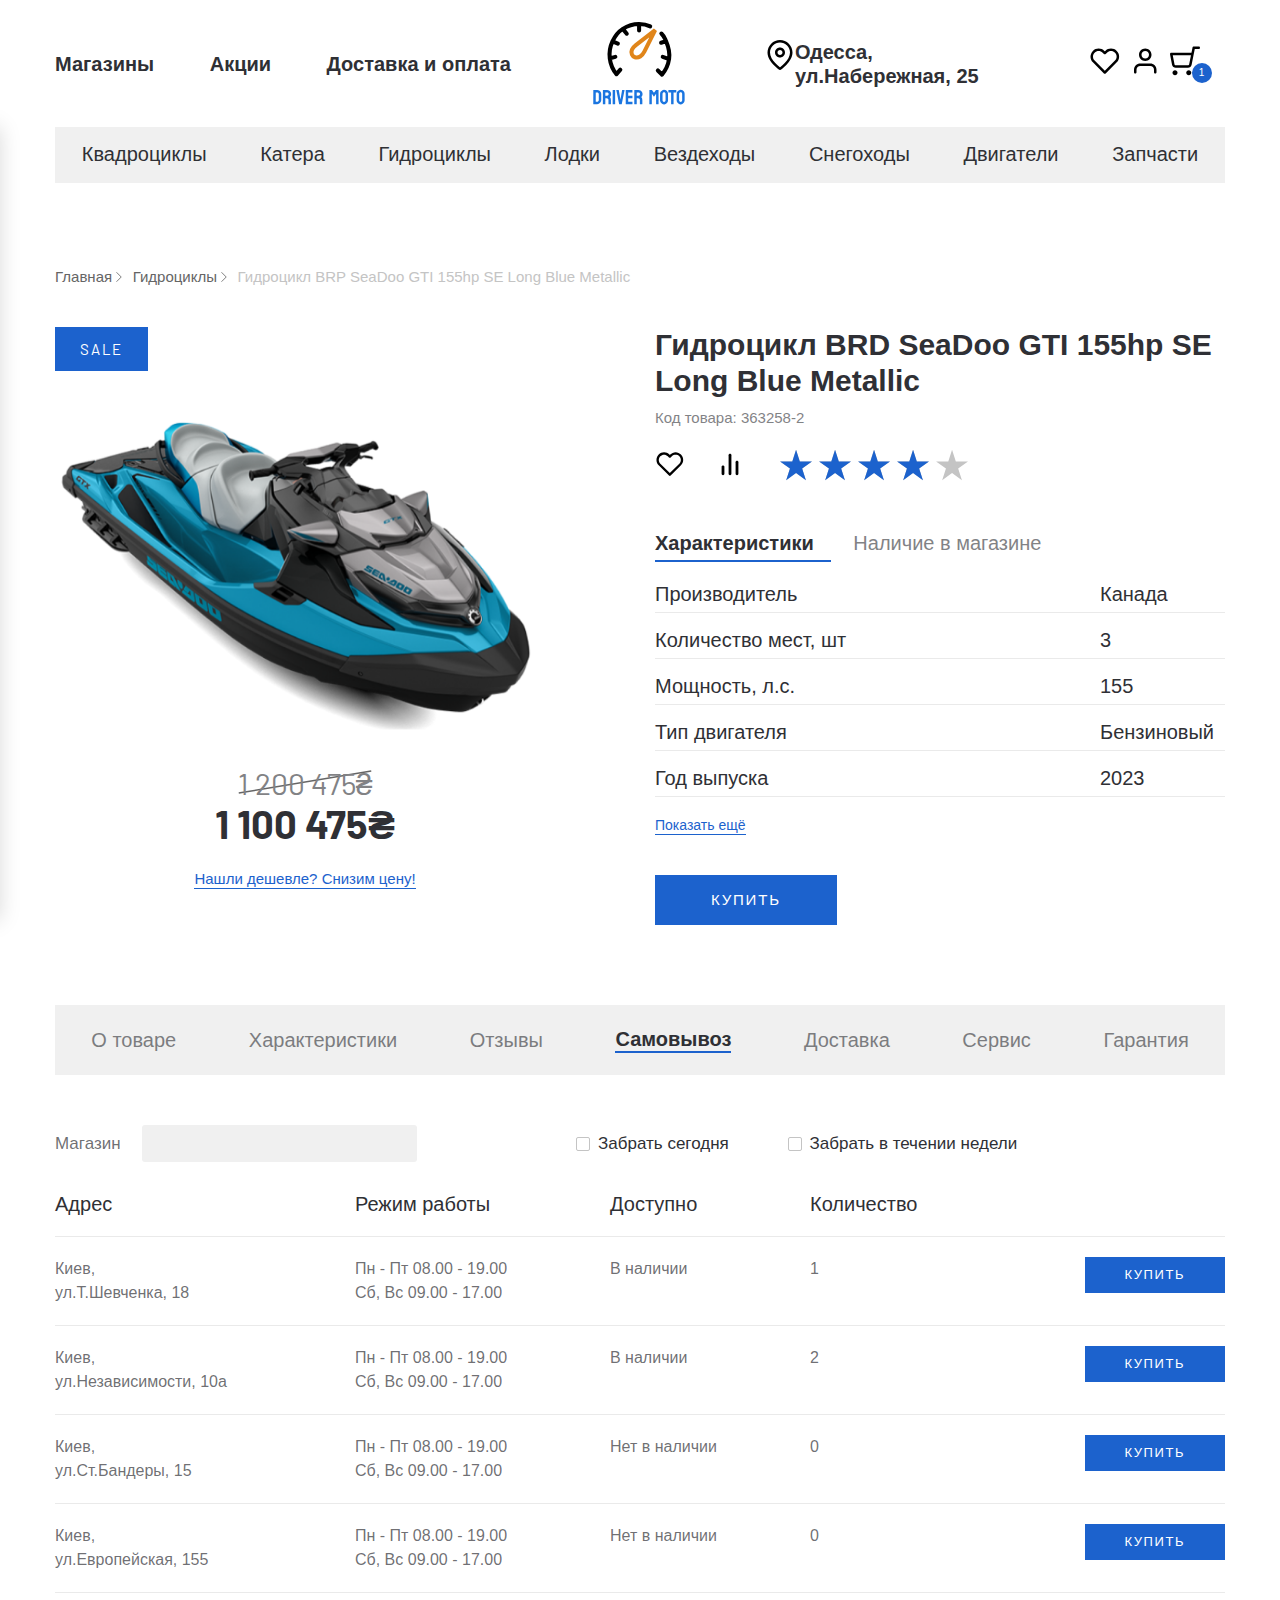
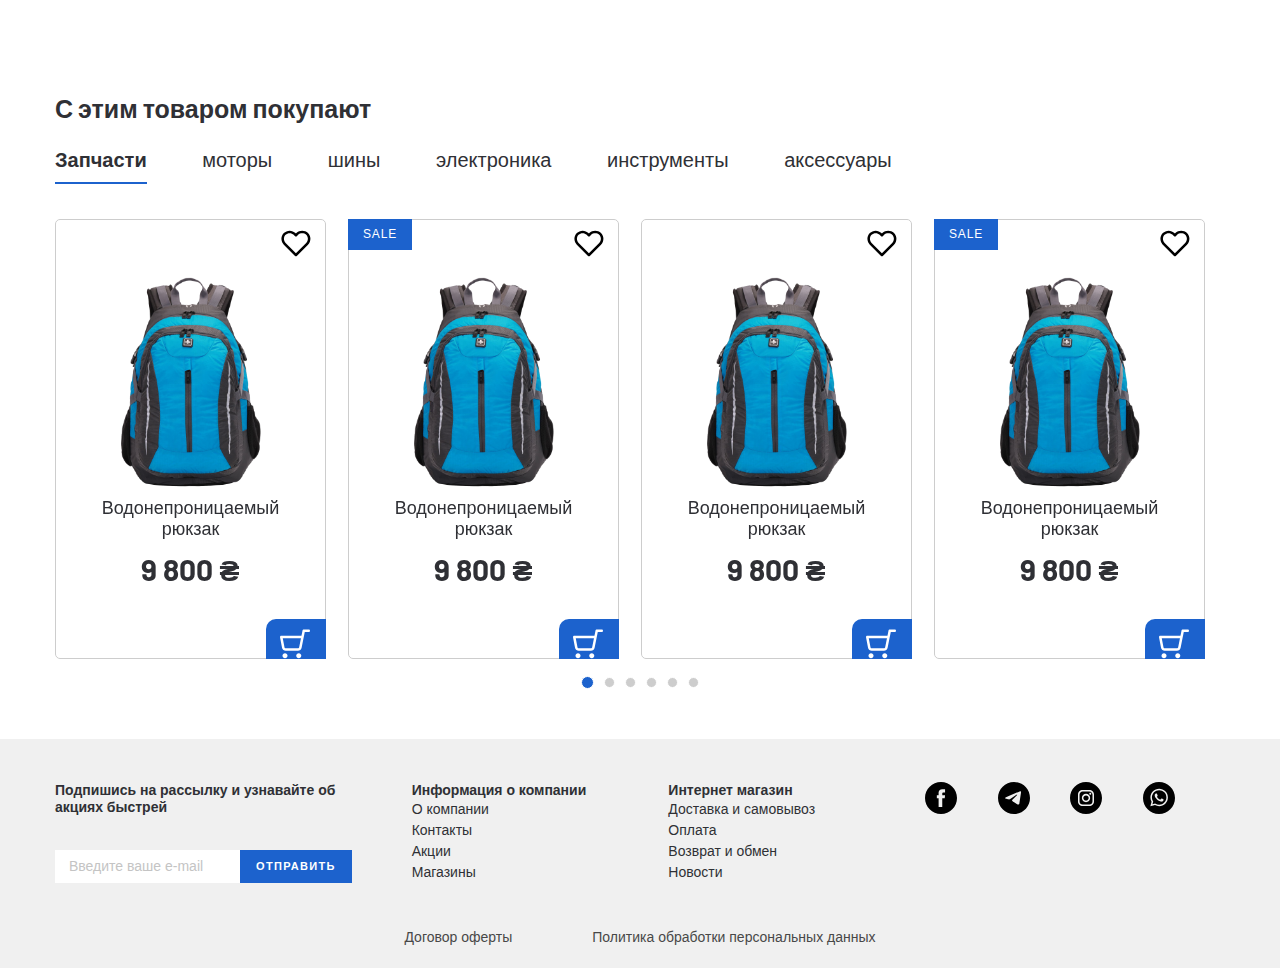
<file: product_page.html>
<!DOCTYPE html>
<html lang="ru">

<head>
    <meta charset="UTF-8">
    <meta name="viewport" content="width=device-width, initial-scale=1.0">
    <meta http-equiv="X-UA-Compatible" content="ie=edge">
    <title>Document</title>
    <link rel="stylesheet" type="text/css" href="./css/noramlize.css">
    <link rel="stylesheet" type="text/css" href="./css/slick.css">
    <link rel="stylesheet" type="text/css" href="./css/ion.rangeSlider.min.css">
    <link rel="stylesheet" type="text/css" href="./css/jquery.rateyo.min.css">
    <link rel="stylesheet" type="text/css" href="./css/jquery.formstyler.css">
    <link rel="stylesheet" type="text/css" href="./css/jquery.formstyler.theme.css">
    <link rel="stylesheet" type="text/css" href="./css/fonts.css">
    <link rel="preconnect" href="https://fonts.googleapis.com">
    <link rel="preconnect" href="https://fonts.gstatic.com" crossorigin>
    <link href="https://fonts.googleapis.com/css2?family=Barlow:wght@400;700&display=swap" rel="stylesheet">
    <link rel="stylesheet" type="text/css" href="./css/style.css">
    <link rel="stylesheet" type="text/css" href="./css/media.css">
</head>

<body>
    <!--  -------------- Header ------------------  -->
    <header class="header">
        <div class="header__top">
            <div class="container">
                <div class="header__top-inner">
                    <nav class="menu">
                        <button class="menu__btn">
                            <div class="menu__btn-line"></div>
                            <div class="menu__btn-line"></div>
                            <div class="menu__btn-line"></div>
                        </button>
                        <ul class="menu__list">
                            <li class="menu__item">
                                <a class="menu__link" href="#">Магазины</a>
                            </li>
                            <li class="menu__item">
                                <a class="menu__link" href="#">Акции</a>
                            </li>
                            <li class="menu__item">
                                <a class="menu__link" href="#">Доставка и оплата</a>
                            </li>
                        </ul>
                    </nav>
                    <a href="./index.html" class="logo">
                        <img class="logo__img" src="./img/LOGO_DM.svg" alt="Logo site">
                    </a>
                    <div class="header__box">
                        <p class="header__adress">Одесса, ул.Набережная, 25</p>
                        <ul class="user__list">
                            <li class="user__list__item">
                                <a href="#" class="user__list__link">
                                    <img src="./img/icons/heart.svg" alt="Heart like">
                                </a>
                            </li>
                            <li class="user__list__item">
                                <a href="#" class="user__list__link">
                                    <img src="./img/icons/user.svg" alt="User">
                                </a>
                            </li>
                            <li class="user__list__item">
                                <a href="#" class="user__list__link basket">
                                    <img src="./img/icons/shopping-cart.svg" alt="Shopping cart">
                                    <p class="basket__num">1</p>
                                </a>
                            </li>
                        </ul>
                    </div>
                </div>
            </div>
        </div>
        <!-- ------------mob menu -------------- -->
        <ul class="menu-mobile__list">
            <li class="menu-mobile__item">
                <a class="menu-mobile__link" href="#">
                    <img class="menu-mobile__img" src="./img/icons/log-in.svg" alt="icon-menu">
                    <p>Войти</p>
                </a>
            </li>
            <li class="menu-mobile__item">
                <a class="menu-mobile__link" href="#">
                    <img class="menu-mobile__img" src="./img/icons/user.svg" alt="icon-menu">
                    <p>Регистрация</p>
                </a>
            </li>
            <li class="menu-mobile__item">
                <a class="menu-mobile__link" href="#">
                    <img class="menu-mobile__img" src="./img/icons/heart.svg" alt="icon-menu">
                    <p>Избранное</p>
                </a>
            </li>
            <li class="menu-mobile__item">
                <a class="menu-mobile__link" href="#">
                    <img class="menu-mobile__img" src="./img/icons/shopping-cart.svg" alt="icon-menu">
                    <p>Корзина</p>
                </a>
            </li>
            <li class="menu-mobile__item">
                <a class="menu-mobile__link" href="#">
                    <img class="menu-mobile__img" src="./img/icons/home.svg" alt="icon-menu">
                    <p>Магазины</p>
                </a>
            </li>
            <li class="menu-mobile__item">
                <a class="menu-mobile__link" href="#">
                    <img class="menu-mobile__img" src="./img/icons/bag.svg" alt="icon-menu">
                    <p>Доставка и оплата</p>
                </a>
            </li>
            <li class="menu-mobile__item">
                <a class="menu-mobile__link" href="#">
                    <p>Квадроциклы</p>
                </a>
            </li>
            <li class="menu-mobile__item">
                <a class="menu-mobile__link" href="#">
                    <p>Гидроциклы</p>
                </a>
            </li>
            <li class="menu-mobile__item">
                <a class="menu-mobile__link" href="#">
                    <p>Лодки</p>
                </a>
            </li>
            <li class="menu-mobile__item">
                <a class="menu-mobile__link" href="#">
                    <p>Вездеходы</p>
                </a>
            </li>
            <li class="menu-mobile__item">
                <a class="menu-mobile__link" href="#">
                    <p>Снегоходы</p>
                </a>
            </li>
            <li class="menu-mobile__item">
                <a class="menu-mobile__link" href="#">
                    <p>Двигатели</p>
                </a>
            </li>
            <li class="menu-mobile__item">
                <a class="menu-mobile__link" href="#">
                    <p>Запчасти</p>
                </a>
            </li>
        </ul>
        <!-- ------------------ -->
        <div class="menu-mobile__linewrapper">
            <ul class="menu-mobile__line">
                <li class="menu__item">
                    <a class="menu__link" href="#">Магазины</a>
                </li>
                <li class="menu__item">
                    <a class="menu__link" href="#">Акции</a>
                </li>
                <li class="menu__item">
                    <a class="menu__link" href="#">Доставка и оплата</a>
                </li>
            </ul>
        </div>
        <!-- ---------------------------------- -->
        <div class="header__bottom">
            <div class="container">
                <ul class="menu__categories">
                    <li class="menu__categories-item">
                        <a href="#" class="menu__cateogies__link">Квадроциклы</a>
                    </li>
                    <li class="menu__categories-item">
                        <a href="#" class="menu__cateogies__link">Катера</a>
                    </li>
                    <li class="menu__categories-item">
                        <a href="#" class="menu__cateogies__link">Гидроциклы</a>
                    </li>
                    <li class="menu__categories-item">
                        <a href="#" class="menu__cateogies__link">Лодки</a>
                    </li>
                    <li class="menu__categories-item">
                        <a href="#" class="menu__cateogies__link">Вездеходы</a>
                    </li>
                    <li class="menu__categories-item">
                        <a href="#" class="menu__cateogies__link">Снегоходы</a>
                    </li>
                    <li class="menu__categories-item">
                        <a href="#" class="menu__cateogies__link">Двигатели</a>
                    </li>
                    <li class="menu__categories-item">
                        <a href="#" class="menu__cateogies__link">Запчасти</a>
                    </li>
                </ul>
            </div>
        </div>

    </header>
    <!-- ------------- breadcrumbs -------------- -->
    <div class="breadcrumbs">
        <div class="container">
            <div class="breadcrumbs__lists tabs-wrapper">
                <ul class="breadcrumbs__list mobile-overflow">
                    <li class="bradcrumbs__list-item">
                        <a href="#" class="breadcrumbs__link">Главная</a>
                    </li>
                    <li class="bradcrumbs__list-item">
                        <a href="#" class="breadcrumbs__link">Гидроциклы</a>
                    </li>
                    <li class="bradcrumbs__list-item">
                        <span href="#" class="breadcrumbs__link">Гидроцикл BRP SeaDoo GTI 155hp SE Long Blue
                            Metallic</span>
                    </li>
                </ul>
            </div>
        </div>
    </div>

    <!--  ------------- Main content -------------  -->
    <section class="product-card">
        <div class="container">
            <div class="product-card__inner">
                <div class="product-card__img-box product-item--sale">
                    <img src="./img/catalog/03.png" alt="product-image" class="product-card__img">
                    <p class="product-card__price-old">1 200 475₴</p>
                    <p class="product-card__price-new">1 100 475₴</p>
                    <a class="product-card__link" href="#">Нашли дешевле? Снизим цену!</a>
                    <div class="product-card__btn product-card__btn-mobile">
                        <button> Купить</button>
                    </div>
                </div>
                <div class="product-card__content">
                    <h1 class="product-card__title">Гидроцикл BRD SeaDoo GTI 155hp SE Long Blue Metallic</h1>
                    <p class="product-card__code">Код товара: 363258-2</p>
                    <div class="product-card__button">
                        <a class="product-card__icon-link" href="#">
                            <img src="./img/icons/like.svg" alt="like" class="product-card__icon">
                        </a>
                        <a class="product-card__icon-link" href="#">
                            <img src="./img/icons/stat.svg" alt="statistic" class="product-card__icon">
                        </a>
                        <a href="#" class="rate">
                            <div class="rate-Yo" data-rateyo-rating="4"></div>
                        </a>
                    </div>
                    <div class="tabs-wrapper product-card__tabs">
                        <div class="tabs">
                            <a href="#product1" class="tab product-card__tab tab--active">Характеристики</a>
                            <a href="#product2" class="tab product-card__tab ">Наличие в магазине</a>
                        </div>
                        <div class="tabs-cotainer">
                            <div id="product1" class="tabs-content product-card__tab-content tabs-content--active">
                                <ul class="product-card__list">
                                    <li class="product-card__item">
                                        <div class="product-card__item-left">Производитель</div>
                                        <div class="product-card__item-right">Канада</div>
                                    </li>
                                </ul>
                                <ul class="product-card__list">
                                    <li class="product-card__item">
                                        <div class="product-card__item-left">Количество мест, шт</div>
                                        <div class="product-card__item-right">3</div>
                                    </li>
                                </ul>
                                <ul class="product-card__list">
                                    <li class="product-card__item">
                                        <div class="product-card__item-left">Мощность, л.с.</div>
                                        <div class="product-card__item-right">155</div>
                                    </li>
                                </ul>
                                <ul class="product-card__list">
                                    <li class="product-card__item">
                                        <div class="product-card__item-left">Тип двигателя</div>
                                        <div class="product-card__item-right">Бензиновый</div>
                                    </li>
                                </ul>
                                <ul class="product-card__list">
                                    <li class="product-card__item">
                                        <div class="product-card__item-left">Год выпуска</div>
                                        <div class="product-card__item-right">2023</div>
                                    </li>
                                </ul>
                                <a href="#" class="product-card__more">Показать ещё</a>
                                <div class="product-card__btn">
                                    <button> Купить</button>
                                </div>
                            </div>
                            <div id="product2" class="tabs-content product-card__tab-content">
                                content 2 here
                            </div>

                        </div>
                    </div>
                </div>
            </div>
        </div>
    </section>

    <section class="card__tabs">
        <div class="container">
            <div class="tabs-wrapper">
                <div class="tabs card__tabs-box mobile-overflow">
                    <a href="#product-card__tab-1" class="tab card__tab ">О товаре</a>
                    <a href="#product-card__tab-2" class="tab card__tab ">Характеристики</a>
                    <a href="#product-card__tab-3" class="tab card__tab ">Отзывы</a>
                    <a href="#product-card__tab-4" class="tab card__tab tab--active">Самовывоз</a>
                    <a href="#product-card__tab-5" class="tab card__tab ">Доставка</a>
                    <a href="#product-card__tab-6" class="tab card__tab ">Сервис</a>
                    <a href="#product-card__tab-7" class="tab card__tab ">Гарантия</a>
                </div>
            </div>
            <div class="tabs-cotainer">
                <div id="product-card__tab-1" class="tabs-content  card__tab-content"> О товаре контент</div>
                <div id="product-card__tab-2" class="tabs-content  card__tab-content">Характеристики контент</div>
                <div id="product-card__tab-3" class="tabs-content  card__tab-content">Отзывы контент</div>
                <div id="product-card__tab-4" class="tabs-content  card__tab-content tabs-content--active">
                    <form>
                        <div class="card__top-line">
                            <label class="card__label-search">Магазин
                                <input class="card__input-search" type="text">
                            </label>
                            <label class="card__label-pickup">
                                <input class="filter-style" type="radio" name="pickup" checked>Забрать
                                сегодня
                            </label>
                            <label class=" card__label-pickup">
                                <input class="filter-style" type="radio" name="pickup">Забрать в течении недели
                            </label>
                        </div>
                        <ul class="card__list">
                            <li class="card__list-item card__list-itmemtitle">
                                <div class="card__list-address">Адрес</div>
                                <div class="card__list-workhours">Режим работы</div>
                                <div class="card__list-avialable">Доступно</div>
                                <div class="card__list-num">Количество</div>
                                <div class="card__list-btn"></div>
                            </li>
                            <li class="card__list-item">
                                <div class="card__list-address">Киев, <br>ул.Т.Шевченка, 18</div>
                                <div class="card__list-workhours">
                                    <span>Пн - Пт 08.00 - 19.00</span>
                                    <span>Сб, Вс 09.00 - 17.00</span>
                                </div>
                                <div class="card__list-avialable">В наличии</div>
                                <div class="card__list-num">1</div>
                                <div class="card__list-btn">
                                    <button type="submit">Купить</button>
                                </div>
                            </li>
                            <li class="card__list-item">
                                <div class="card__list-address">Киев, <br>ул.Независимости, 10а</div>
                                <div class="card__list-workhours">
                                    <span>Пн - Пт 08.00 - 19.00</span>
                                    <span>Сб, Вс 09.00 - 17.00</span>
                                </div>
                                <div class="card__list-avialable">В наличии</div>
                                <div class="card__list-num">2</div>
                                <div class="card__list-btn">
                                    <button type="submit">Купить</button>
                                </div>
                            </li>
                            <li class="card__list-item">
                                <div class="card__list-address">Киев,<br> ул.Ст.Бандеры, 15</div>
                                <div class="card__list-workhours">
                                    <span>Пн - Пт 08.00 - 19.00</span>
                                    <span>Сб, Вс 09.00 - 17.00</span>
                                </div>
                                <div class="card__list-avialable">Нет в наличии</div>
                                <div class="card__list-num">0</div>
                                <div class="card__list-btn">
                                    <button type="submit">Купить</button>
                                </div>
                            </li>
                            <li class="card__list-item">
                                <div class="card__list-address">Киев, <br>ул.Европейская, 155</div>
                                <div class="card__list-workhours">
                                    <span>Пн - Пт 08.00 - 19.00</span>
                                    <span>Сб, Вс 09.00 - 17.00</span>
                                </div>
                                <div class="card__list-avialable">Нет в наличии</div>
                                <div class="card__list-num">0</div>
                                <div class="card__list-btn">
                                    <button type="submit">Купить</button>
                                </div>
                            </li>
                        </ul>
                    </form>
                </div>
                <div id="product-card__tab-5" class="tabs-content  card__tab-content">Доставка контент</div>
                <div id="product-card__tab-6" class="tabs-content  card__tab-content">Сервис контент</div>
                <div id="product-card__tab-7" class="tabs-content  card__tab-content">Гарантия контент</div>
            </div>
        </div>
    </section>
    <!-- ---------------- Popular ---------------  -->
    <section class="products">
        <div class="container">
            <div class="products__inner ">
                <h3 class="product__title">С этим товаром покупают</h3>
                <div class="tabs-wrapper">
                    <div class="tabs products__tabs  mobile-overflow">
                        <a href="#popular-tab-1" class="tab products__tab tab--active">Запчасти</a>
                        <a href="#popular-tab-2" class="tab products__tab">моторы</a>
                        <a href="#popular-tab-3" class="tab products__tab">шины</a>
                        <a href="#popular-tab-4" class="tab products__tab">электроника</a>
                        <a href="#popular-tab-5" class="tab products__tab">инструменты</a>
                        <a href="#popular-tab-6" class="tab products__tab">аксессуары</a>
                    </div>
                </div>
                <!--  ---------------- tab slider -----------------  -->
                <div class="tabs-container products__container">
                    <div id="popular-tab-1" class="tabs-content products__content  tabs-content--active">
                        <div class="product-slider">
                            <div class="product-slider__item">
                                <div class="poroduct-item__wrapper">
                                    <button class="product-item__favorite"></button>
                                    <button class="product-item__basket">
                                    </button>
                                    <a class="product-item__notify-link" href="#"><span>Сообщить о
                                            поступлении</span> </a>
                                    <a class="product-item" href="./product_page.html">
                                        <p class="product-item__hover-text">
                                            посмотреть товар
                                        </p>
                                        <img class="product-item__img" src="./img/products/rukzak-1.png"
                                            alt="product image">
                                        <h4 class="product-item__title">Водонепроницаемый рюкзак</h4>
                                        <p class="price product-item__price">9 800 ₴</p>
                                        <p class="product-item__notify-text">нет в наличии</p>
                                    </a>
                                </div>
                            </div>
                            <div class="product-slider__item">
                                <div class="poroduct-item__wrapper">
                                    <button class="product-item__favorite"></button>
                                    <button class="product-item__basket">
                                    </button>
                                    <a class="product-item__notify-link" href="#"><span>Сообщить о
                                            поступлении</span> </a>
                                    <a class="product-item product-item--sale" href="./product_page.html">
                                        <p class="product-item__hover-text">
                                            посмотреть товар
                                        </p>
                                        <img class="product-item__img" src="./img/products/rukzak-1.png"
                                            alt="product image">
                                        <h4 class="product-item__title">Водонепроницаемый рюкзак</h4>
                                        <p class="price product-item__price">9 800 ₴</p>
                                        <p class="product-item__notify-text">нет в наличии</p>
                                    </a>
                                </div>
                            </div>
                            <div class="product-slider__item">
                                <div class="poroduct-item__wrapper">
                                    <button class="product-item__favorite"></button>
                                    <button class="product-item__basket">
                                    </button>
                                    <a class="product-item__notify-link" href="#"><span>Сообщить о
                                            поступлении</span> </a>
                                    <a class="product-item" href="./product_page.html">
                                        <p class="product-item__hover-text">
                                            посмотреть товар
                                        </p>
                                        <img class="product-item__img" src="./img/products/rukzak-1.png"
                                            alt="product image">
                                        <h4 class="product-item__title">Водонепроницаемый рюкзак</h4>
                                        <p class="price product-item__price">9 800 ₴</p>
                                        <p class="product-item__notify-text">нет в наличии</p>
                                    </a>
                                </div>
                            </div>
                            <div class="product-slider__item">
                                <div class="poroduct-item__wrapper">
                                    <button class="product-item__favorite"></button>
                                    <button class="product-item__basket">
                                    </button>
                                    <a class="product-item__notify-link" href="#"><span>Сообщить о
                                            поступлении</span> </a>
                                    <a class="product-item product-item--sale" href="./product_page.html">
                                        <p class="product-item__hover-text">
                                            посмотреть товар
                                        </p>
                                        <img class="product-item__img" src="./img/products/rukzak-1.png"
                                            alt="product image">
                                        <h4 class="product-item__title">Водонепроницаемый рюкзак</h4>
                                        <p class="price product-item__price">9 800 ₴</p>
                                        <p class="product-item__notify-text">нет в наличии</p>
                                    </a>
                                </div>
                            </div>
                            <div class="product-slider__item">
                                <div class="poroduct-item__wrapper product-item__not-available">
                                    <button class="product-item__favorite"></button>
                                    <button class="product-item__basket">
                                    </button>
                                    <a class="product-item__notify-link" href="#"><span>Сообщить о
                                            поступлении</span> </a>
                                    <a class="product-item product-item--sale" href="./product_page.html">
                                        <p class="product-item__hover-text">
                                            посмотреть товар
                                        </p>
                                        <img class="product-item__img" src="./img/products/rukzak-1.png"
                                            alt="product image">
                                        <h4 class="product-item__title">Водонепроницаемый рюкзак</h4>
                                        <p class="price product-item__price">9 800 ₴</p>
                                        <p class="product-item__notify-text">нет в наличии</p>
                                    </a>
                                </div>
                            </div>
                            <div class="product-slider__item">
                                <div class="poroduct-item__wrapper product-item__not-available">
                                    <button class="product-item__favorite"></button>
                                    <button class="product-item__basket">
                                    </button>
                                    <a class="product-item__notify-link" href="#"><span>Сообщить о
                                            поступлении</span> </a>
                                    <a class="product-item " href="./product_page.html">
                                        <p class="product-item__hover-text">
                                            посмотреть товар
                                        </p>
                                        <img class="product-item__img" src="./img/products/rukzak-1.png"
                                            alt="product image">
                                        <h4 class="product-item__title">Водонепроницаемый рюкзак</h4>
                                        <p class="price product-item__price">9 800 ₴</p>
                                        <p class="product-item__notify-text">нет в наличии</p>
                                    </a>
                                </div>
                            </div>
                        </div>
                    </div>
                    <!-- ---------- active tab ----------- -->
                    <div id="popular-tab-2" class="tabs-content products__content">
                        <div class="product-slider">
                            <div class="product-slider__item">
                                <div class="poroduct-item__wrapper">
                                    <button class="product-item__favorite"></button>
                                    <button class="product-item__basket">
                                    </button>
                                    <a class="product-item__notify-link" href="#"><span>Сообщить о
                                            поступлении</span> </a>
                                    <a class="product-item" href="./product_page.html">
                                        <p class="product-item__hover-text">
                                            посмотреть товар
                                        </p>
                                        <img class="product-item__img" src="./img/products/rukzak-1.png"
                                            alt="product image">
                                        <h4 class="product-item__title">Водонепроницаемый рюкзак</h4>
                                        <p class="price product-item__price">9 800 ₴</p>
                                        <p class="product-item__notify-text">нет в наличии</p>
                                    </a>
                                </div>
                            </div>
                            <div class="product-slider__item">
                                <div class="poroduct-item__wrapper">
                                    <button class="product-item__favorite"></button>
                                    <button class="product-item__basket">
                                    </button>
                                    <a class="product-item__notify-link" href="#"><span>Сообщить о
                                            поступлении</span> </a>
                                    <a class="product-item product-item--sale" href="./product_page.html">
                                        <p class="product-item__hover-text">
                                            посмотреть товар
                                        </p>
                                        <img class="product-item__img" src="./img/products/rukzak-1.png"
                                            alt="product image">
                                        <h4 class="product-item__title">Водонепроницаемый рюкзак</h4>
                                        <p class="price product-item__price">9 800 ₴</p>
                                        <p class="product-item__notify-text">нет в наличии</p>
                                    </a>
                                </div>
                            </div>
                            <div class="product-slider__item">
                                <div class="poroduct-item__wrapper">
                                    <button class="product-item__favorite"></button>
                                    <button class="product-item__basket">
                                    </button>
                                    <a class="product-item__notify-link" href="#"><span>Сообщить о
                                            поступлении</span> </a>
                                    <a class="product-item" href="./product_page.html">
                                        <p class="product-item__hover-text">
                                            посмотреть товар
                                        </p>
                                        <img class="product-item__img" src="./img/products/rukzak-1.png"
                                            alt="product image">
                                        <h4 class="product-item__title">Водонепроницаемый рюкзак</h4>
                                        <p class="price product-item__price">9 800 ₴</p>
                                        <p class="product-item__notify-text">нет в наличии</p>
                                    </a>
                                </div>
                            </div>
                            <div class="product-slider__item">
                                <div class="poroduct-item__wrapper">
                                    <button class="product-item__favorite"></button>
                                    <button class="product-item__basket">
                                    </button>
                                    <a class="product-item__notify-link" href="#"><span>Сообщить о
                                            поступлении</span> </a>
                                    <a class="product-item product-item--sale" href="./product_page.html">
                                        <p class="product-item__hover-text">
                                            посмотреть товар
                                        </p>
                                        <img class="product-item__img" src="./img/products/rukzak-1.png"
                                            alt="product image">
                                        <h4 class="product-item__title">Водонепроницаемый рюкзак</h4>
                                        <p class="price product-item__price">9 800 ₴</p>
                                        <p class="product-item__notify-text">нет в наличии</p>
                                    </a>
                                </div>
                            </div>
                            <div class="product-slider__item">
                                <div class="poroduct-item__wrapper product-item__not-available">
                                    <button class="product-item__favorite"></button>
                                    <button class="product-item__basket">
                                    </button>
                                    <a class="product-item__notify-link" href="#"><span>Сообщить о
                                            поступлении</span> </a>
                                    <a class="product-item product-item--sale" href="./product_page.html">
                                        <p class="product-item__hover-text">
                                            посмотреть товар
                                        </p>
                                        <img class="product-item__img" src="./img/products/rukzak-1.png"
                                            alt="product image">
                                        <h4 class="product-item__title">Водонепроницаемый рюкзак</h4>
                                        <p class="price product-item__price">9 800 ₴</p>
                                        <p class="product-item__notify-text">нет в наличии</p>
                                    </a>
                                </div>
                            </div>
                            <div class="product-slider__item">
                                <div class="poroduct-item__wrapper product-item__not-available">
                                    <button class="product-item__favorite"></button>
                                    <button class="product-item__basket">
                                    </button>
                                    <a class="product-item__notify-link" href="#"><span>Сообщить о
                                            поступлении</span> </a>
                                    <a class="product-item " href="./product_page.html">
                                        <p class="product-item__hover-text">
                                            посмотреть товар
                                        </p>
                                        <img class="product-item__img" src="./img/products/rukzak-1.png"
                                            alt="product image">
                                        <h4 class="product-item__title">Водонепроницаемый рюкзак</h4>
                                        <p class="price product-item__price">9 800 ₴</p>
                                        <p class="product-item__notify-text">нет в наличии</p>
                                    </a>
                                </div>
                            </div>
                        </div>
                    </div>
                    <div id="popular-tab-3" class="tabs-content products__content">Тут слайдер 3</div>
                    <div id="popular-tab-4" class="tabs-content products__content">Тут слайдер 4</div>
                    <div id="popular-tab-5" class="tabs-content products__content">Тут слайдер 5</div>
                    <div id="popular-tab-6" class="tabs-content products__content">Тут слайдер 6</div>
                </div>
            </div>
    </section>


    <!-- -------------- Footer ------------------ -->
    <footer class="footer">
        <div class="container">
            <div class="footer__top">
                <div class="footer__top-inner">
                    <div class="footer__top-item footer__top-newslater">
                        <h6 class="footer__top-title">Подпишись на рассылку и узнавайте об акциях быстрей</h6>
                        <form class="footer__form">
                            <input type="text" class="footer__form-input" placeholder="Введите ваше е-mail">
                            <button class="footer__form-btn" type="submit">Отправить</button>
                        </form>
                    </div>
                    <div class="footer__top-item">
                        <h6 class="footer__top-title footer__topdrop  .">Информация о компании
                        </h6>
                        <ul class="footer-list">
                            <li class="footer-list__item"><a href="#" class="footer-list__item-link">О компании</a></li>
                            <li class="footer-list__item"><a href="#" class="footer-list__item-link">Контакты</a></li>
                            <li class="footer-list__item"><a href="#" class="footer-list__item-link">Акции</a></li>
                            <li class="footer-list__item"><a href="#" class="footer-list__item-link">Магазины</a></li>
                        </ul>
                    </div>
                    <div class="footer__top-item">
                        <h6 class="footer__top-title footer__topdrop">Интернет магазин</h6>
                        <ul class="footer-list">
                            <li class="footer-list__item"><a href="#" class="footer-list__item-link">Доставка и
                                    самовывоз</a></li>
                            <li class="footer-list__item"><a href="#" class="footer-list__item-link">Оплата</a></li>
                            <li class="footer-list__item"><a href="#" class="footer-list__item-link">Возврат и обмен</a>
                            </li>
                            <li class="footer-list__item"><a href="#" class="footer-list__item-link">Новости</a></li>
                        </ul>
                    </div>
                    <div class="footer__top-item footer__top-social">
                        <ul class="social-list">
                            <li class="social-list__item"><a href="#" class="social-list__item-link">
                                    <img src="./img/icons/facebook.svg" alt="social icon" class="social-list__item-img">
                                </a></li>
                            <li class="social-list__item"><a href="#" class="social-list__item-link">
                                    <img src="./img/icons/tg.svg" alt="social icon" class="social-list__item-img">
                                </a></li>
                            <li class="social-list__item"><a href="#" class="social-list__item-link">
                                    <img src="./img/icons/insta.svg" alt="social icon" class="social-list__item-img">
                                </a></li>
                            <li class="social-list__item"><a href="#" class="social-list__item-link">
                                    <img src="./img/icons/viber.svg" alt="social icon" class="social-list__item-img">
                                </a></li>
                        </ul>
                    </div>
                </div>
            </div>
            <div class="footer__bottome">
                <a class="footer__bottome-link" href="#">Договор оферты</a>
                <a class="footer__bottome-link" href="#">Политика обработки персональных данных</a>
            </div>
        </div>
    </footer>
    <!-- -------------------------- -->

    <script type="text/javascript" src="./js/jquery-3.7.1.min.js"></script>
    <script type="text/javascript" src="./js/slick.min.js"></script>
    <script type="text/javascript" src="./js/ion.rangeSlider.min.js"></script>
    <script type="text/javascript" src="./js/jquery.formstyler.min.js"></script>
    <script type="text/javascript" src="./js/jquery.rateyo.min.js"></script>
    <script type="text/javascript" src="./js/main.js"></script>
</body>

</html>
</file>
<file: css/fonts.css>
@font-face {
    font-family: 'SFProDisplay-Regular', sans-serif;
    src: url(/fonts/SFProDisplay-Regular.woff2) format('woff2'),
        url(/fonts/SFProDisplay-Regular.woff) format('woff');
    font-weight: 400;
    font-style: normal;
    font-display: swap;
}

@font-face {
    font-family: 'SFProDisplay-Medium', sans-serif;
    src: url(/fonts/SFProDisplay-Medium.woff2) format('woff2'),
        url(/fonts/SFProDisplay-Medium.woff) format('woff');
    font-weight: 500;
    font-style: normal;
    font-display: swap;
}

@font-face {
    font-family: 'SFProDisplay-Semibold', sans-serif;
    src: url(/fonts/SFProDisplay-Semibold.woff2) format('woff2'),
        url(/fonts/SFProDisplay-Semibold.woff) format('woff');
    font-weight: 600;
    font-style: normal;
    font-display: swap;
}

@font-face {
    font-family: 'SFProDisplay-Bold', sans-serif;
    src: url(/fonts/SFProDisplay-Bold.woff2) format('woff2'),
        url(/fonts/SFProDisplay-Bold.woff) format('woff');
    font-weight: 700;
    font-style: normal;
    font-display: swap;
}
</file>
<file: css/style.css>
html {
    box-sizing: border-box;
}

*,
*::before,
*::after {
    box-sizing: inherit;
}

a {
    display: inline-block;
    text-decoration: none;
    color: inherit;
}

ul,
li {
    margin: 0;
    padding: 0;
    list-style: none;
}

h1,
h2,
h3,
h4,
h5,
h6 {
    margin: 0;
}

p {
    margin: 0;
}

body {
    color: #2f3035;
    font-family: 'SFProDisplay-Regular', sans-serif;
    font-size: 20px;
    line-height: 1.2;
    font-weight: 400;
    overflow-x: hidden;
    min-width: 320px;
}

.container {
    max-width: 1200px;
    padding: 0 15px;
    margin: 0 auto;
}

.page-section {
    margin-bottom: 80px;
}

/* -------------------------- */
.header {
    margin-bottom: 80px;
}

.header__top-inner {
    display: flex;
    justify-content: space-between;
    align-items: center;
    min-height: 122px;
    font-family: 'SFProDisplay-Bold', sans-serif;
    font-weight: 700;
}


.menu__btn {
    display: none;
}


.menu__item {
    display: inline-block;
    transition: .2s;
}

.menu__item+.menu__item {
    padding-left: 50px;
}

.menu__item:hover {
    color: #c4c4c4;
}

.logo__img {
    width: 122px;
    height: 122px;
}

.header__box {
    display: flex;
}

.header__adress {
    margin-right: 60px;
    width: 265px;
    padding-left: 30px;
    position: relative;
}

.header__adress::before {
    content: "";
    position: absolute;
    background-image: url('../img/icons/map-pin.svg');
    width: 30px;
    height: 30px;
    left: 0;
    bottom: -15;
}

.user__list {
    margin-right: 15px;
    display: flex;
    align-items: center;
}

.user__list__item {
    padding-right: 10px;
}

.basket {
    position: relative;
}

.basket__num {
    position: absolute;
    font-family: 'SFProDisplay-Medium', sans-serif;
    font-size: 10px;
    line-height: 1.2;
    font-weight: 500;
    text-align: center;
    color: #fff;
    width: 20px;
    height: 20px;
    padding-top: 4px;
    padding-right: 1px;
    border-radius: 50%;
    background-color: #1c62cd;
    bottom: -2px;
    right: -12px;
}

/* ----------------- */
.menu__categories {
    background-color: #f0f0f0;
    display: flex;
    justify-content: space-around;
    align-items: center;
    min-height: 53px;
}

.menu__cateogies__link {
    padding: 15px 0 14px;
    border-bottom: 3px solid transparent;
    transition: .2s;
}

.menu__cateogies__link:hover {
    font-family: 'SFProDisplay-Semibold', sans-serif;
    color: black;
    border-bottom: 3px solid #1c62cd;
}

/* ---------------------------------- */
/* ---------------------------------- */

.banner-section__inner {
    display: flex;
    justify-content: space-between;
}


.banner-section__slider {
    max-width: 870px;
}

.banner-section__slider-img {
    object-fit: cover;
    min-height: 522px;
}

.banner-section__slider-btn,
.product-slider__slider-btn {
    position: absolute;
    top: 50%;
    transform: translateY(-50%);
    background-color: transparent;
    color: aqua;
    border: none;
    margin: 0;
    padding: 0;
    z-index: 10;
    cursor: pointer;
}

.banner-section__slider-btnprev {
    left: 20px;
}

.banner-section__slider-btnnext {
    right: 20px;
}

.slick-dots {
    position: absolute;
    display: flex;
    left: 50%;
    transform: translateX(-50%);
    bottom: 30px;
}


.slick-dots li {
    display: inline-block;
    padding: 0 5px;
}


.slick-dots button {
    padding: 0;
    font-size: 0;
    width: 11px;
    height: 11px;
    border: 1px solid #fff;
    border-radius: 50%;
    background-color: transparent;
}

.slick-active li button {
    background-color: #fff;
}

/* ---------------- */
.sale-item {
    max-width: 265px;
    text-align: center;
    border: 1px solid #cdcdcd;
    border-radius: 4px;
    display: flex;
    flex-direction: column;
    justify-content: space-between;
}

.sale-item__top {
    display: flex;
    justify-content: space-between;
    align-items: flex-start;
}


.sale-item__info {
    color: #fff;
    background-color: #1c62cd;
    padding: 8px 20px;
    text-transform: uppercase;
    font-size: 12px;
    line-height: 1.2;
    letter-spacing: 0.1em;
}

.price {
    font-family: 'Barlow', sans-serif;
}


.sale-item__price-new {
    font-weight: 700;
    font-size: 27px;
    line-height: 1.2;
    color: #1c62cd;
    margin-right: 8px;
}

.sale-item__price-old {
    font-weight: 400;
    font-size: 14px;
    line-height: 1.2;
    color: #c4c4c4;
    text-align: right;
    margin-right: 8px;
    position: relative;
}

.sale-item__price-old::before {
    content: '';
    background-image: url('../img/content/line-price-old.svg');
    display: inline-block;
    width: 100%;
    height: 100%;
    background-repeat: no-repeat;
    position: absolute;
    color: #c4c4c4;
    right: -40%;
    top: 20%;
}

.sale-item__img {
    max-height: 256px;
    object-fit: scale-down;
}

.sale-item__footer {
    background-color: #f0f0f0;
    padding: 25px 20px;
    font-size: 18px;
    line-height: 1.2;
}

.sale-item__footer span {
    display: block;
    color: #1c62cd;
    font-weight: 700;
    line-height: 1.2;
    font-family: 'Barlow', sans-serif;
}

.sale-item__title {
    font-family: 'SFProDisplay-Regular', sans-serif;
    font-size: 18px;
    line-height: 1.2;
    font-weight: 700;
    margin-bottom: 7px;
}

/* ---------------------------------- */
/* ---------------------------------- */
.search__tabs {
    margin-bottom: 25px;
}

.search__tabs-item {
    padding: 11px 26px 12px;
}

.search__tabs-item.tab--active {
    border-radius: 5px;
}

.tab--active {
    font-family: 'SFProDisplay-Bold', sans-serif;
    border-radius: 0px;
    background-color: #f0f0f0;
    font-weight: 700;
}

.tabs-content {
    display: none;
}

.tabs-content.tabs-content--active {
    display: block;
}

.search__content-form {
    display: flex;
}

.search__content-input {
    border: none;
    border-radius: 5px;
    background-color: #f0f0f0;
    padding: 5px 20px;
    font-family: 'SFProDisplay-Regular', sans-serif;
    font-weight: 400;
    font-size: 16px;
    line-height: 1.2;
    width: 100%;
}

.search__content-input::placeholder {
    color: #656565;

}

.search__content-btn {
    font-family: 'SFProDisplay-Bold', sans-serif;
    font-weight: 700;
    font-size: 14px;
    letter-spacing: 0.12em;
    text-transform: uppercase;
    line-height: 1.2;
    color: #fff;
    background-color: #1c62cd;
    border: none;
    border-radius: 5px;
    padding: 17px 41px;
    margin-left: -3px;
    cursor: pointer;
}

/* --------------------------------- */
/* --------------------------------- */
.categories__inner {
    display: flex;
    justify-content: space-between;
    flex-wrap: wrap;
}

.categories__item {
    display: flex;
    justify-content: space-between;
    align-items: flex-start;
    max-width: 370px;
    max-height: 175px;
    box-sizing: border-box;
    border: 1px solid #cdcdcd;
    border-radius: 5px;
    margin-bottom: 30px;
    padding: 20px 20px 16px;
    transition: .2s;
}

.categories__item:hover {
    box-shadow: 3px 3px 20px rgba(50, 50, 50, 0.25);
}


.categories__item-img {

    max-width: 50%;
    max-height: 100%;
}

.categories__item-info {
    width: 50%;
    height: 100%;
    display: flex;
    flex-direction: column;
    justify-content: space-between;
}

.categories__item-title {
    font-family: 'Barlow', sans-serif;
    font-size: 23px;
    line-height: 1.2;
    font-weight: 700;
    transition: .2s;
}

.categories__item:hover .categories__item-title {
    color: #1c62cd;
}

.categories__item-text {
    font-size: 14px;
    line-height: 1.2;
    color: #c4c4c4;
    position: relative;
}

.categories__item-text::after {
    content: url(../img/category/arrow_link.svg);
    position: absolute;
    top: 1%;
    margin-left: 5px;
    transform: scale(.9);
}

/* -------------------------------------- */
.product__title {
    font-family: 'Barlow', sans-serif;
    font-weight: 700;
    font-size: 25px;
    line-height: 1.2;
    margin-bottom: 25px;
}

.poroduct-item__wrapper {
    position: relative;
    width: 271px;
    transition: all .25s ease-out;
}


.poroduct-item__wrapper.poroduct-item__wrapper--line {
    width: 100%;
}

.product-item {
    border: 1px solid #cdcdcd;
    border-radius: 5px;
    text-align: center;
    padding: 52px 20px 31px;
    transition: .3s;
    min-height: 440px;
    width: 100%;
}

.product-item__img {
    width: 150px;
}

.slick-slide img {
    display: inline;
}

.product-item__title {
    font-weight: 400;
    padding: 5px 0 10px;
    font-size: 18px;
    line-height: 1.2;

}

.product-item__favorite {
    position: absolute;
    top: 19px;
    right: 16px;
    width: 24px;
    height: 22px;
    background-color: transparent;
    border: none;
    outline: none;
    cursor: pointer;
}

.product-item__favorite::before {
    content: '';
    position: absolute;
    background-image: url('../img/icons/like.svg');
    background-repeat: no-repeat;
    scale: 1.9;
    top: 0;
    bottom: 0;
    left: 0;
    right: 0;
    transform: translateX(3px);
}

.product-item__favorite--active::before {
    background-image: url('../img/icons/like-active.svg');
}

.product-item__basket {
    position: absolute;
    width: 60px;
    height: 40px;
    background-color: #1c62cd;
    /* color: #fff; */
    border-radius: 10px 0 0 0;
    border: none;
    bottom: 0;
    right: 0;
    cursor: pointer;
}

.product-item__basket::before {
    content: '';
    position: absolute;
    width: 30px;
    height: 30px;
    background-image: url('../img/icons/shopping-cart-white.svg');
    background-repeat: no-repeat;
    top: 10px;
    left: 14px;
}

.product-item__price {
    font-weight: 700;
    font-size: 30px;
    line-height: 1.2;
}

/* ------------- */
.product-item__hover-text {
    padding: 18px 21px;
    background-color: rgba(255, 255, 255, .9);
    box-shadow: 0px 0px 15px rgba(0, 0, 0, .2);
    border-radius: 5px;
    position: absolute;
    display: inline;
    left: 15px;
    right: 15px;
    top: 30%;
    opacity: 0;
}

.product-item:hover .product-item__hover-text {
    opacity: 1;
    color: #2f3035;
}

.product-item:hover {
    color: #1c62cd;
    box-shadow: 3px 3px 20px rgba(0, 0, 0, .2);
}

.product-item--sale::before {
    content: 'SALE';
    padding: 8px 15px;
    background-color: #1c62cd;
    position: absolute;
    left: 0;
    top: 0;
    color: #fff;
    font-size: 12px;
    line-height: 1.2;
    text-transform: uppercase;
    letter-spacing: 0.07em;
}

/* ----------- */
.poroduct-item__wrapper.product-item__not-available .product-item__price {
    display: none;
}

.product-item__notify-text {
    display: none;
    font-size: 18px;
    line-height: 1.2;
    font-weight: 700;

}

.poroduct-item__wrapper.product-item__not-available .product-item__notify-text {
    display: block;
    padding-bottom: 8px;
}

.poroduct-item__wrapper.product-item__not-available .product-item__basket {
    display: none;
}

.product-item:hover .product-item__notify-text {
    color: #2f3035;
}

.product-item__notify-link {
    display: none;
}

.poroduct-item__wrapper.product-item__not-available .product-item__notify-link {
    display: block;
    position: absolute;
    bottom: 20px;
    font-size: 16px;
    line-height: 1.2;
    color: #1c62cd;
    text-align: center;
    left: 0;
    right: 0;

}

.poroduct-item__wrapper.product-item__not-available .product-item__title {
    padding-bottom: 13px;
}

.poroduct-item__wrapper.product-item__not-available .product-item__notify-link span {
    border-bottom: 1px solid #1c62cd;
}

/* -------------------------- */

.products__tabs {
    margin-bottom: 25px;
}

.products__tab {
    margin-bottom: 10px;
    padding-bottom: 10px;
}

.products__tab+.products__tab {
    margin-left: 50px;
}

.products__tab.tab--active {
    border-bottom: 2px solid #1c62cd;
    background-color: transparent;
}

.product-slider__slider-btnprev {
    left: -40px;
}

.product-slider__slider-btnnext {
    right: -40px;
}

.products {
    margin-bottom: 80px;
}

.product__more {
    text-align: center;
    margin: 35px 0 0;
}

.product__more-link {
    font-size: 15px;
    line-height: 1.2;
    letter-spacing: 0.12em;
    text-transform: uppercase;
    padding: 16px 43px;
    background-color: #f0f0f0;

}

/* ------------------------------------- */
.baner {
    margin-bottom: 80px;
}

.baner-img {
    max-width: 100%;
}

/* -------------------------------------- */
.footer {
    background: #f0f0f0;
}

.footer__bottome {
    padding: 46px 0 22px;
    display: flex;
    justify-content: center;
}

.footer__bottome-link {
    color: #484848;
    font-size: 14px;
    line-height: 1.2;
    margin: 0 40px;
}

.footer__top {
    padding-top: 43px;
}

.footer__top-inner {
    display: flex;
    justify-content: space-between;
    margin-right: 50px;
}

.footer__top-newslater {
    width: 300px;
}

.footer__top-title {
    font-family: 'SFProDisplay-Bold', sans-serif;
    font-size: 14px;
    font-weight: 700;
    line-height: 1.2;
}

.footer__form {
    margin-top: 34px;
    display: flex;
}

.footer__form-input {
    background-color: #fff;
    border: none;
    font-size: 14px;
    line-height: 1.2;
}

.footer__form-input::placeholder {
    color: #c4c4c4;
    padding: 0 12px;
}

.footer__form-btn {
    text-transform: uppercase;
    padding: 10px 16px;
    border: none;
    background-color: #1c62cd;
    color: #fff;
    font-family: 'SFProDisplay-Bold', sans-serif;
    font-size: 11px;
    font-weight: 700;
    line-height: 1.2;
    text-align: center;
    letter-spacing: 0.12em;
}

/* ------------ */
.footer-list {
    font-size: 14px;
    line-height: 1.5;
}

.footer-list {
    width: 200px;
}

.social-list {
    display: flex;
    justify-content: space-between;
    align-items: center;

}

.social-list__item-img {
    max-width: 32px;
    max-height: 32px;
}

.footer__top-social {
    width: 250px;
}


.social-list__item+.social-list__item {
    margin-left: 30px;
}

/* ------------------------------------- */
/* ---------- breadcrumbs -------------- */
/* ------------------------------------- */
.breadcrumbs {
    margin-bottom: 40px;
}

.bradcrumbs__list-item {
    display: inline-block;
    margin-right: 5px;
    padding-right: 10px;
    position: relative;
    font-size: 15px;
    line-height: 1.2;
    color: #656565;
}

.bradcrumbs__list-item:last-child {
    color: #c4c4c4;
}

.bradcrumbs__list-item::after {
    content: '';
    position: absolute;
    top: 50%;
    right: 0;
    transform: translateY(-50%);
    background-image: url(../img/content/arow-crumb.svg);
    background-size: contain;
    width: 6px;
    height: 10px;
}

.bradcrumbs__list-item:last-child::after {
    display: none;
}

/* ---------------- */
/* --- Catalog ---- */
.product-item__img.catalog-item__img {
    height: 215px;
    width: 100%;
    object-fit: contain;
}

/* ------------------------- */
.catalog {
    margin-bottom: 100px;
}

.catalog__title {
    font-size: 30px;
    line-height: 1.2;
    font-weight: 700;
    margin-bottom: 26px;
}

.catalog__filter {
    display: flex;
    justify-content: space-between;
    margin-bottom: 50px;
}

.catalog__filter-btn {
    display: flex;
    justify-content: space-between;
    align-items: center;
}

.catalog__filter-items button {
    font-size: 14px;
    line-height: 1.2;
    opacity: 0.7;
    border-radius: 5px;
    background: #f0f0f0;
    border: none;
    padding: 5px 22px;
    cursor: pointer;
}

.catalog__filter-items button+button {
    margin-left: 8px;
}

/* ------------ */
.catalog__filter-btn button {
    background-color: transparent;
    border: none;
    cursor: pointer;
    margin: 0;
    padding: 0;
}

.catalog__filter-btn button+button {
    margin-left: 8px;
}

button.catalog__filter-btngrid {
    padding: 1px;
}

button.catalog__filter-btnline {
    padding: 1px;
}

/* ------------------------------ */
.catalog__inner {
    display: flex;
}

.catalog__inner-aside {
    min-width: 290px;
    margin-right: 10px;
}

/* ---------------------------- */
.catalog__inner-list {
    display: flex;
    justify-content: space-between;
    flex-wrap: wrap;
}

.catalog__inner-list .poroduct-item__wrapper {
    margin-bottom: 30px;
}

/* --------pagination------------ */
.pagination {
    width: 100%;
    margin-top: 70px;
}

.pagination-list {
    display: flex;
    justify-content: center;
}

.pagination-list__item {
    padding: 6px 12px;
    border: 2px solid transparent;
    margin: 0 4px;
    font-size: 18px;
    line-height: 1.2;
    color: #c4c4c4;
}

.pagination-list__item.active {
    border: 2px solid #1c62cd;
    color: #1c62cd;
}

.pagination-list__item a {
    display: block;
}

/* ----------------------------------- */
/* --------filter--------------------- */
/* ----------------------------------- */
.asside-filter__tabs {
    display: flex;
    justify-content: space-between;
}

.asside-filter__tab {
    font-family: 'SFProDisplay-Bold', sans-serif;
    font-size: 16px;
    line-height: 1.2;
    letter-spacing: 0.09em;
    font-weight: 400;
    text-transform: uppercase;
    color: #c4c4c4;
    width: 50%;
    background-color: transparent;
}

.asside-filter__tab.tab--active {
    color: #2f3035;
    font-weight: 700;
}

.asside-filter__tab.tab--active span {
    display: inline-block;
    border-bottom: 2px solid #1c62cd;
    padding-bottom: 7px;
}

/* ------------------------ */
.asside-filter__item-drop {
    margin: 40px 0;
}

.asside-filter__title {
    font-family: 'SFProDisplay-Bold', sans-serif;
    font-size: 16px;
    line-height: 1.2;
    font-weight: 600;
    padding-left: 25px;
}

.filter__item-drop {

    position: relative;
    cursor: pointer;
}

.filter__item-drop::before {
    content: ' ';
    background-image: url(../img/icons/arow-B.svg);
    position: absolute;
    top: 25%;
    left: 0;
    width: 16px;
    height: 8px;
    transform: rotate(0);
}

.filter__item-drop--active::before {
    transform: rotate(180deg);
}

.asside-filter__content {
    display: flex;
    flex-wrap: wrap;
    margin-top: 10px;
}

.asside-filter__content-box {
    margin-bottom: 10px;
    width: 50%;
    align-items: center;
}

.asside-filter__content-lable {
    font-size: 14px;
    line-height: 1.2;
    cursor: pointer;
}

.jq-checkbox,
.jq-radio {
    background: #fff;
    width: 14px;
    height: 14px;
    border: 1px solid #c4c4c4;
    border-radius: 2px;
    box-shadow: none;
    vertical-align: -2px;
    margin: 0 8px 0 0;
}

.jq-checkbox.focused,
.jq-radio.focused {
    background: #1c62cd;
    border: none;
}

.jq-checkbox.checked .jq-checkbox__div {
    width: 8px;
    height: 6px;
    margin: 3px 0 0 3px;
    border-bottom: none;
    border-left: none;
    -webkit-transform: rotate(0);
    transform: rotate(0);
    background-image: url(../img/icons/checked.svg);
    background-size: cover;
}

.jq-radio.checked .jq-radio__div {
    width: 0;
    height: 0;
    margin: 0;
    border-radius: 50%;
    background: transparent;
    box-shadow: none;
}

/* ---------------- */
.irs--flat.irs-with-grid {
    height: 60px;
    width: 100%;
}

.irs-with-grid .irs-grid {
    display: none;
}

.irs--flat {
    height: 40px;
    width: 100%;
    margin-top: -15px;
}

.irs-from,
.irs-to,
.irs-single {
    display: none;
}

.irs--flat .irs-min,
.irs--flat .irs-max {
    top: 50px;
    padding: 0;
    color: #2f3035;
    font-family: 'Barlow', sans-serif;
    font-size: 14px;
    line-height: 1.2;
    text-decoration: underline;
    text-shadow: none;
    background-color: transparent;
    border-radius: 0;
    visibility: visible !important;
    padding-left: 27px;
}

.irs-min::before,
.irs-max::before {
    position: absolute;
    top: 0;
    left: 0;
    font-size: 14px;
    line-height: 1.2;
    color: #c4c4c4;
    text-decoration: none;
}

.irs-min::before {
    content: 'от';
}

.irs-max::before {
    content: 'до';
}

.irs--flat .irs-line {
    height: 1px;
    background-color: #e0e0e0;
    border-radius: 0;
}

.irs--flat .irs-bar {
    top: 25px;
    height: 3px;
    background-color: #1c62cd;
}

.irs--flat .irs-handle {
    top: 20px;
    width: 14px;
    height: 14px;
    border-radius: 50%;
    background-color: #1c62cd;
}

.irs--flat .irs-handle>i:first-child {
    background-color: #fff;
    width: 7px;
    height: 7px;
    border-radius: 50%;
    margin: 3px -3px;
}

.irs--flat .irs-handle.state_hover>i:first-child,
.irs--flat .irs-handle:hover>i:first-child {
    background-color: #fff;
}

/* ---------------------- */
.asside-filter__item-list {
    margin: 56px 0 40px;

}

.filter__item-list {
    display: flex;
    justify-content: space-between;
    padding-top: 34px;
    border-bottom: 2px solid #c4c4c4;
}

.filter__item-listitem {
    font-family: 'SFProDisplay-Semibold', sans-serif;
    font-size: 16px;
    line-height: 1.2;
    font-weight: 600;
    padding-bottom: 14px;
    padding-left: 25px;
}

.filter__item-listselect {
    font-family: 'Barlow', sans-serif;
    font-size: 14px;
    line-height: 1.2;
    color: #484848;
    width: 59px;
}

.jq-selectbox__select {
    font-family: 'Barlow', sans-serif;
    font-size: 14px;
    line-height: 1.2;
    color: #484848;
    height: 20px;
    padding: 0 20px 0 5px;
    border-radius: 0;
    background: transparent;
    box-shadow: none;
    text-shadow: none;
    border: none;
}

.jq-selectbox__trigger-arrow {
    position: absolute;
    top: 14px;
    right: 12px;
    width: 0;
    height: 0;
    border: none;
}

.jq-selectbox__trigger {
    position: absolute;
    background-image: url(../img/icons/arow-B.svg);
    width: 16px;
    height: 8px;
    border-left: none;
    top: 23%;
    right: 10%;
}

.jq-selectbox.focused .jq-selectbox__select {
    border: none;
}


.jq-selectbox__select:hover,
.jq-selectbox__select:active {
    background: transparent;
    box-shadow: none;
}

.jq-selectbox li:hover,
.jq-selectbox li.selected {
    background-color: rgba(107, 126, 172, 0.05);
    color: #484848;
}

.jq-selectbox li {
    color: #c4c4c4;
}

/* ---------------- */
.filter-more {
    width: 100%;
}

.filter-more-btn {
    font-size: 14px;
    line-height: 1.2;
    border: none;
    color: #1c62cd;
    border-bottom: 1px solid #1c62cd;
    background-color: transparent;
    padding: 0;
}

/* ---------------- */
.filtr-search {
    width: 100%;
    border: 1px solid #e0e0e0;
    height: 30px;
    padding: 0 20px;
    font-size: 12px;
    line-height: 1.2;
    margin-top: 10px;
    margin-bottom: 20px;
}

.filtr-search::placeholder {
    color: #c4c4c4;
}

/* ------------ */
.btn-checked .asside-filter__content {
    flex-wrap: nowrap;
    justify-content: space-between;
}

.btn-checked .asside-filter__content-box {
    width: auto;
}


.btn-checked .asside-filter__content-lable {
    position: relative;
    width: 66px;
    height: 25px;
    font-weight: 600;
    line-height: 1.2;
    font-size: 12px;
    letter-spacing: 0.07em;
}

.btn-checked__text {
    position: absolute;
    font-size: 16px;
    font-weight: 400;
    text-transform: uppercase;
    text-align: center;
    width: 100%;
    top: -55%;
    left: 50%;
    transform: translate(-50%);
    z-index: 5;

}

.btn-checked .jq-checkbox,
.btn-checked .jq-radio {
    background-color: #f0f0f0;
    width: 65px;
    height: 25px;
    border: none;
}

.btn-checked .jq-checkbox.checked {
    background-color: #1c62cd;
}

.btn-checked .jq-checkbox.checked~.btn-checked__text {
    color: #fff;
}

.btn-checked .jq-checkbox.checked .jq-checkbox__div {
    display: none;
}

/* --------------- */
.filter-btn__send {
    background: #1c62cd;
    padding: 16px 85px;
    font-size: 15px;
    line-height: 1.2;
    text-transform: uppercase;
    text-align: center;
    letter-spacing: 0.12em;
    color: #fff;
    border: none;
    cursor: pointer;
    margin-bottom: 15px;
}

.filter-btn__send--active {
    background-color: #1c62cd;
    color: #fff;
}

.asside-filter__item-btn {
    text-align: center;
}

.filter-extra {
    display: inline-block;
    font-family: 'SFProDisplay-Semibold', sans-serif;
    font-size: 13px;
    line-height: 1.2;
    position: relative;
    padding-right: 25px;
    cursor: pointer;
    margin-bottom: 15px;
}

.filter-extra::after {
    content: '';
    position: absolute;
    right: 0;
    top: 50%;
    transform: translateY(-50%);
    background-image: url('../img/icons/arow-B.svg');
    width: 16px;
    height: 8px;
}

.filter-extra-content {
    display: none;
    padding-top: 10px;
    font-size: 14px;
    line-height: 1.2;
    color: #656565;
    margin-bottom: 25px;
}

.filter-extra.filter__item-drop--active::after {
    transform: rotate(180deg);
    top: 30%;
}

.filter-btn__reset {
    display: inline-block;
    background-color: transparent;
    padding: 0;
    border: none;
    border-bottom: 1ps solid #c4c4c4;
    font-size: 13px;
    line-height: 1.2;
    text-decoration: underline;
    color: #c4c4c4;
}

/* ---------------------------------- */
/* ------------ sort ---------------- */

.select-item {
    width: 100%;
    border: 1px solid #c4c4c4;
    font-size: 14px;
    line-height: 1.2;
    margin-right: 34px;
    padding: 8px 10px 8px 20px;
}

.catalog__filter-btnline,
.catalog__filter-btngrid {
    width: 32px;
    height: 32px;
}

.select-item .jq-selectbox__trigger {
    right: 0;
}

.catalog__filter-button {
    opacity: .3;

}

.catalog__filter--active {
    opacity: 1;
}

/* -------------------------------
------------ Product page ------------------ 
-------------------------------------------*/
.product-card {
    margin-bottom: 80px;
}

.product-card__inner {
    display: flex;
    justify-content: space-between;
}

.product-card__img-box {
    width: 500px;
    font-family: 'Barlow', sans-serif;
    text-align: center;
    padding-top: 64px;
    position: relative;
}

.product-card__img-box::before {
    font-size: 15px;
    line-height: 1.2;
    letter-spacing: 0.12em;
    padding: 13px 25px;
}

.product-card__img {

    width: 500px;
    height: 375px;
    object-fit: contain;
}


.product-card__price-old {
    font-size: 30px;
    line-height: .9;
    opacity: 0.6;
    display: inline-block;
    background-image: url('../img/content/line-price-old+.svg');
    background-repeat: no-repeat;
    background-size: contain;
}

.product-card__price-new {
    font-size: 40px;
    font-weight: 700;
    line-height: 1.2;
    margin-bottom: 17px;
}

.product-card__link {
    font-family: 'SFProDisplay-Semibold', sans-serif;
    font-size: 15px;
    font-weight: 400;
    color: #1c62cd;
    line-height: 1.2;
    border-bottom: 1px solid #1c62cd;
}

/* ------------- */
.product-card__content {
    width: 570px;
}

/* .product-card__list {
    margin-bottom: 20px;
} */

.product-card__title {
    font-size: 30px;
    line-height: 1.2;
    font-weight: 700;
    margin-bottom: 10px;
}

.product-card__code {
    font-size: 15px;
    line-height: 1.2;
    opacity: 0.6;
    margin-bottom: 22px;
}

.product-card__button {
    margin-bottom: 50px;
}

.product-card__tab {
    font-size: 20px;
    line-height: 1.2;
    opacity: .6;
    padding-bottom: 5px;
    padding-right: 17px;
    margin-bottom: 5px;
}

.product-card__tab+.product-card__tab {
    padding-left: 17px;
}

.product-card__tab.tab--active {
    opacity: 1;
    background-color: transparent;
    border-bottom: 2px solid #1c62cd;
}

.product-card__item {
    padding: 15px 0 6px;
    border-bottom: 1px solid rgb(47 48 53 / 10%);
    display: flex;
    justify-content: space-between;
}

.product-card__item-left {
    padding-right: 15px;
}

.product-card__item-right {
    width: 125px;
}

.product-card__more {
    font-size: 14px;
    line-height: 1.2;
    color: #1c62cd;
    border-bottom: 1px solid #1c62cd;
    margin: 20px 0 40px;
}

.product-card__btn button {
    background-color: #1c62cd;
    border: none;
    font-size: 15px;
    line-height: 1.2;
    text-transform: uppercase;
    letter-spacing: 0.12em;
    color: #fff;
    padding: 16px 56px;
    cursor: pointer;
}

/* ---------------------------- */
.product-card__button {
    display: flex;
}

.product-card__icon-link {
    width: 30px;
    height: 30px;
    padding: 1px;
}

.product-card__button a+a {
    margin-left: 30px;
}


.product-card__icon {
    width: 100%;
    height: 28px;
}

/* ------------------------------------------- */
/* ------------------------------------------- */
.card__tabs {
    margin-bottom: 100px;
}

.card__tabs-box {
    display: flex;
    justify-content: space-around;
    align-items: center;
    background: #f0f0f0;
    padding: 22px 0;
    margin-bottom: 50px;
}

.card__tab {
    font-size: 20px;
    line-height: 1.2;
    opacity: .6;
}

.card__tab.tab--active {
    border-bottom: 2px solid #1c62cd;
    opacity: 1;
}

.card__top-line {
    margin-bottom: 10px;
}

.card__label-search {
    font-size: 17px;
    line-height: 1.2;
    color: rgba(47, 48, 53, 0.7);
}

.card__input-search {
    padding: 9px 37px 9px 17px;
    background: #f0f0f0;
    margin-left: 17px;
    border-radius: 3px;
    border: none;
    margin-right: 100px;
}

.card__label-pickup {
    margin-left: 50px;
    margin-left: 54px;
    font-size: 17px;
    line-height: 1.2;
    opacity: 1;
}

/* ------------ */
.card__list-item {
    padding: 20px 0;
    border-bottom: 1px solid rgb(47 48 53 / 10%);
    display: flex;
    font-size: 16px;
    line-height: 1.5;
    color: rgba(47, 48, 53, 0.7);
}

.card__list-itmemtitle {
    color: rgb(47, 48, 53);
    font-size: 20px;
    line-height: 1.2;
}

.card__list-address {
    width: 220px;
    margin-right: 80px;
}

.card__list-workhours {
    width: 175px;
    margin-right: 80px;

}

.card__list-workhours span {
    display: block;
}

.card__list-avialable {
    width: 140px;
    margin-right: 60px;
}

.card__list-num {
    width: 104px;
}

.card__list-btn {
    margin-left: auto;
}

.card__list-btn button {
    font-size: 13px;
    letter-spacing: 0.12em;
    line-height: 1.2;
    color: #fff;
    padding: 10px 40px;
    border: none;
    background: #1c62cd;
    text-transform: uppercase;
}

/* ---------------------------- */
/* --------- mob menu ------------------- */
.menu-mobile__list {
    width: 250px;
    box-shadow: 0px 0px 20px rgba(0, 0, 0, .15);
    transform: translateX(-100%);
    transition: 0.3s;
    position: absolute;
    z-index: 100;
    background-color: #fff;
}

.menu-mobile__list--active {
    transform: translateX(0%);
}

.menu-mobile__item {
    position: relative;
    border-bottom: 1px solid #cdcdcd;
}

.menu-mobile__link {
    display: block;
    padding-left: 55px;
    padding-top: 36px;
}

.menu-mobile__img {
    position: absolute;
    left: 10px;
    bottom: 0;
}

.menu-mobile__linewrapper {
    display: none;
}

/* ------------------------------------ */
.product-slider .slick-dots {
    bottom: -30px
}

.product-slider .slick-dots button {
    background-color: #cdcdcd;
}

.product-slider .slick-dots .slick-active button {
    background-color: #1c62cd;
    width: 13px;
    height: 13px;
}

.slick-dots .slick-active button {
    background-color: #fff;
    width: 13px;
    height: 13px;
}

/* ----------------------------- */
/* ------------ asside --------- */
.asside__btn {
    display: none;
}

/* ---------------------------- */
.product-card__btn-mobile {
    display: none;
}

.footer__topdrop {
    pointer-events: none;
}
</file>
<file: css/media.css>
@media (max-width:1300px) {
    .product__more {
        margin-top: 60px;
    }
}

/* ----------- 1200 --------- */
@media (max-width: 1200px) {
    .header {
        margin-bottom: 30px;
    }

    .banner-section__slider-item {
        text-align: center;
    }

    .banner-section__slider-img {
        max-width: 100%;
    }

    .banner-section__inner {
        justify-content: center;
        flex-wrap: wrap;
    }

    .banner-section__slider {
        max-width: 100%;
    }

    .banner-section__item {
        margin-top: 25px;
    }

    .sale-item__footer {
        padding: 15px 20px;
    }

    .sale-item__img {
        max-height: 205px;
    }

    .banner-section__slider-btnprev {
        left: 14%;
    }

    .banner-section__slider-btnnext {
        right: 14%;
    }

    .categories__inner {
        justify-content: space-evenly;
    }

    .products {
        margin-bottom: 60px;
    }

    .catalog__inner-list {
        justify-content: space-around;
    }

}

/* -------- 1100 ---------- */

@media (max-width: 1100px) {
    .menu__item+.menu__item {
        padding-left: 20px;
    }

    .header__adress {
        margin-right: 20px;
    }

    .banner-section__slider-btnprev {
        left: 9%;
    }

    .banner-section__slider-btnnext {
        right: 9%;
    }

    .footer__top-inner {
        flex-wrap: wrap;
        justify-content: space-around;
    }

    .footer__top-item {
        margin-bottom: 50px;
    }

    .card__input-search {
        margin-right: 0;
    }
}


/* --------- 968 -------- */

@media (max-width: 968px) {

    .header__bottom {
        display: none;
    }

    .menu__btn {
        display: block;
        cursor: pointer;
        background-color: transparent;
        border: none;
        padding: 0;
    }

    .menu__btn-line {
        background: #2f3035;
        border-radius: 3px;
        height: 3px;
        width: 34px;
        margin: 8px 0;
    }

    .menu__list {
        display: none;
    }

    .menu-mobile__linewrapper {
        display: block;
        font-size: 20px;
        font-weight: 700;
        line-height: 1.2;
        background-color: #f0f0f0;
        padding: 14px 0 14px 15px;
        overflow-x: scroll;
    }

    .menu-mobile__line {
        width: 400px;
    }

    .product-card__inner {
        flex-wrap: wrap;
        padding: 0 10px;
    }

    .product-card__tabs {
        display: none;
    }

    .product-card__content {
        order: -1;
    }

    .product-card__btn-mobile {
        display: block;
        margin-top: 40px;
    }

    .product-card__img-box {
        width: 100%;
    }

    .product-card__img {
        width: 100%;
    }

    .product-card__price-old {
        position: absolute;
        left: 50%;
        transform: translateX(-50%);
        bottom: 30%;
    }

    .product-card__title {
        font-size: 20px;
        line-height: 1.2;
    }

    .product-card__code {
        font-size: 15px;
        line-height: 1.2;
    }

    .card__top-line label {
        width: 100%;
        display: block;
        margin-bottom: 25px;
        margin-left: 0;
    }

    .card__list-item {
        display: block;
    }

    .card__list-item div {
        margin-bottom: 15px;
        ;
    }

    .card__list-itmemtitle {
        display: none;
    }

}

/* -------- 890 --------- */
@media(max-width:890px) {

    .tabs-wrapper,
    .catalog__filter-itemsinner {
        overflow-x: scroll;
    }

    .catalog__inner {
        display: block;
    }

    .tabs-wrapper.tabs-wrapper--no-scroll {
        overflow: hidden;
    }

    .asside__btn {
        display: block;
        margin: 0 auto;
        text-transform: uppercase;
        font-weight: 700;
        text-align: center;
        padding: 15px 0;
        margin-bottom: 50px;
        color: #fff;
        background-color: #1c62cd;
        cursor: pointer;

    }

    .asside-filter {
        display: none;
    }

    .mobile-overflow {
        width: 870px;
    }

    .banner-section__slider,
    .banner-section__slider-img {
        min-height: 200px;
    }

    .catalog__filter-btn button {
        display: none;
    }

    .catalog__filter-btn {
        margin-top: 30px;
    }

    .catalog__filter {
        display: block;
        margin-bottom: 30px;
    }

    .select-item {
        margin-right: 0;
    }
}


/* -------- 640 --------- */

@media(max-width:640px) {
    .header__adress {
        display: none;
    }

    .banner-section .container {
        padding: 0;
    }

    .banner-section__slider,
    .banner-section__slider-img {
        min-height: 200px;
    }

    .search__content-form {
        position: relative;
    }

    .search__content-btn {
        font-size: 0;
        padding: 17px;
        background-image: url('../img/icons/search.svg');
        background-color: transparent;
        cursor: pointer;
        width: 20px;
        height: 20px;
        background-repeat: no-repeat;
        position: absolute;
        right: 0;
        top: 50%;
        transform: translateY(-50%);
        margin-right: 15px;
    }

    .search__content-input {
        height: 50px;
        padding-right: 65px;
    }


    .catalog__inner {
        flex-wrap: wrap;
    }


}

/* -------- 540 ----------------- */

@media (max-width:540px) {
    .footer__top-item {
        width: 100%;
    }

    .footer__bottome {
        flex-direction: column;
        align-items: start;
        justify-content: start;
    }

    .footer__bottome-link {
        margin: 12px 0;
    }

    .footer__top-inner {
        justify-content: start;
    }

    .footer__top-item {
        margin-bottom: 35px;
    }

    .footer__top-item.footer__top-newslater {
        width: 290px;
        margin-left: auto;
        margin-right: auto;
        text-align: center;
    }

    .footer__top-item.footer__top-social {
        width: 100%;
        border: none;
    }

    .social-list {
        justify-content: space-evenly;
    }

    .footer__bottome {
        padding: 22px 0 22px;
    }

    .footer__top-item {
        border-bottom: 2px solid #dfdfdf;
    }


    .footer__top-title.footer__topdrop {
        font-size: 14px;
        line-height: 1.2;
        font-weight: 500;
        color: #7f7f7f;
        padding: 15px 0;
        cursor: pointer;
    }

    .footer-list {
        display: none;
        margin-bottom: 20px;
    }

    .footer__topdrop {
        position: relative;
    }

    .footer__topdrop::after {
        content: '';
        position: absolute;
        background-image: url(../img/icons/arow-B.svg);
        width: 16px;
        height: 8px;
        border-left: none;
        top: 35%;
        right: 0;
        transform: rotate(0);
    }

    .footer__topdrop--active::after {
        transform: rotate(180deg);
    }

    .footer__topdrop {
        pointer-events: auto;
    }
}


/* ------- 400 --------------- */

@media(max-width:400px) {

    .banner-section__slider,
    .banner-section__slider-img {
        min-height: 160px;
    }

    .categories__item {
        padding: 9px 9px 11px;
    }

    .pagination-list__item {
        margin: 0;
    }

    .footer__top-title {
        padding: 0 15px;
    }

    .product-card__button {
        flex-wrap: wrap;
    }

    .product-card__img-box {
        padding-top: 50px;
    }

    .product-card__img {
        height: 265px;
    }

    .product-card__price-new {
        font-size: 32px;
    }

    .product-card__price-old {
        font-size: 20px;
        line-height: .9;
        opacity: 0.6;
        display: inline-block;
        background-image: url(../img/content/line-price-old+.svg);
        background-repeat: no-repeat;
        background-size: contain;
        position: absolute;
        left: 50%;
        transform: translateX(-50%);
        bottom: 36%;
    }

    .product-card__code {
        margin-bottom: 20px;
    }

    .product-card__button {
        margin-bottom: 30px;
    }
}

/* ------- 362 ------------ */
@media (max-width:362px) {
    .rate {
        display: block;
        margin-top: 20px;
    }

}
</file>
<file: css/noramlize.css>
/*! normalize.css v8.0.1 | MIT License | github.com/necolas/normalize.css */

/* Document
   ========================================================================== */

/**
 * 1. Correct the line height in all browsers.
 * 2. Prevent adjustments of font size after orientation changes in iOS.
 */

html {
    line-height: 1.15;
    /* 1 */
    -webkit-text-size-adjust: 100%;
    /* 2 */
}

/* Sections
   ========================================================================== */

/**
 * Remove the margin in all browsers.
 */

body {
    margin: 0;
}

/**
 * Render the `main` element consistently in IE.
 */

main {
    display: block;
}

/**
 * Correct the font size and margin on `h1` elements within `section` and
 * `article` contexts in Chrome, Firefox, and Safari.
 */

h1 {
    font-size: 2em;
    margin: 0.67em 0;
}

/* Grouping content
   ========================================================================== */

/**
 * 1. Add the correct box sizing in Firefox.
 * 2. Show the overflow in Edge and IE.
 */

hr {
    box-sizing: content-box;
    /* 1 */
    height: 0;
    /* 1 */
    overflow: visible;
    /* 2 */
}

/**
 * 1. Correct the inheritance and scaling of font size in all browsers.
 * 2. Correct the odd `em` font sizing in all browsers.
 */

pre {
    font-family: monospace, monospace;
    /* 1 */
    font-size: 1em;
    /* 2 */
}

/* Text-level semantics
   ========================================================================== */

/**
 * Remove the gray background on active links in IE 10.
 */

a {
    background-color: transparent;
}

/**
 * 1. Remove the bottom border in Chrome 57-
 * 2. Add the correct text decoration in Chrome, Edge, IE, Opera, and Safari.
 */

abbr[title] {
    border-bottom: none;
    /* 1 */
    text-decoration: underline;
    /* 2 */
    text-decoration: underline dotted;
    /* 2 */
}

/**
 * Add the correct font weight in Chrome, Edge, and Safari.
 */

b,
strong {
    font-weight: bolder;
}

/**
 * 1. Correct the inheritance and scaling of font size in all browsers.
 * 2. Correct the odd `em` font sizing in all browsers.
 */

code,
kbd,
samp {
    font-family: monospace, monospace;
    /* 1 */
    font-size: 1em;
    /* 2 */
}

/**
 * Add the correct font size in all browsers.
 */

small {
    font-size: 80%;
}

/**
 * Prevent `sub` and `sup` elements from affecting the line height in
 * all browsers.
 */

sub,
sup {
    font-size: 75%;
    line-height: 0;
    position: relative;
    vertical-align: baseline;
}

sub {
    bottom: -0.25em;
}

sup {
    top: -0.5em;
}

/* Embedded content
   ========================================================================== */

/**
 * Remove the border on images inside links in IE 10.
 */

img {
    border-style: none;
}

/* Forms
   ========================================================================== */

/**
 * 1. Change the font styles in all browsers.
 * 2. Remove the margin in Firefox and Safari.
 */

button,
input,
optgroup,
select,
textarea {
    font-family: inherit;
    /* 1 */
    font-size: 100%;
    /* 1 */
    line-height: 1.15;
    /* 1 */
    margin: 0;
    /* 2 */
}

/**
 * Show the overflow in IE.
 * 1. Show the overflow in Edge.
 */

button,
input {
    /* 1 */
    overflow: visible;
}

/**
 * Remove the inheritance of text transform in Edge, Firefox, and IE.
 * 1. Remove the inheritance of text transform in Firefox.
 */

button,
select {
    /* 1 */
    text-transform: none;
}

/**
 * Correct the inability to style clickable types in iOS and Safari.
 */

button,
[type="button"],
[type="reset"],
[type="submit"] {
    -webkit-appearance: button;
}

/**
 * Remove the inner border and padding in Firefox.
 */

button::-moz-focus-inner,
[type="button"]::-moz-focus-inner,
[type="reset"]::-moz-focus-inner,
[type="submit"]::-moz-focus-inner {
    border-style: none;
    padding: 0;
}

/**
 * Restore the focus styles unset by the previous rule.
 */

button:-moz-focusring,
[type="button"]:-moz-focusring,
[type="reset"]:-moz-focusring,
[type="submit"]:-moz-focusring {
    outline: 1px dotted ButtonText;
}

/**
 * Correct the padding in Firefox.
 */

fieldset {
    padding: 0.35em 0.75em 0.625em;
}

/**
 * 1. Correct the text wrapping in Edge and IE.
 * 2. Correct the color inheritance from `fieldset` elements in IE.
 * 3. Remove the padding so developers are not caught out when they zero out
 *    `fieldset` elements in all browsers.
 */

legend {
    box-sizing: border-box;
    /* 1 */
    color: inherit;
    /* 2 */
    display: table;
    /* 1 */
    max-width: 100%;
    /* 1 */
    padding: 0;
    /* 3 */
    white-space: normal;
    /* 1 */
}

/**
 * Add the correct vertical alignment in Chrome, Firefox, and Opera.
 */

progress {
    vertical-align: baseline;
}

/**
 * Remove the default vertical scrollbar in IE 10+.
 */

textarea {
    overflow: auto;
}

/**
 * 1. Add the correct box sizing in IE 10.
 * 2. Remove the padding in IE 10.
 */

[type="checkbox"],
[type="radio"] {
    box-sizing: border-box;
    /* 1 */
    padding: 0;
    /* 2 */
}

/**
 * Correct the cursor style of increment and decrement buttons in Chrome.
 */

[type="number"]::-webkit-inner-spin-button,
[type="number"]::-webkit-outer-spin-button {
    height: auto;
}

/**
 * 1. Correct the odd appearance in Chrome and Safari.
 * 2. Correct the outline style in Safari.
 */

[type="search"] {
    -webkit-appearance: textfield;
    /* 1 */
    outline-offset: -2px;
    /* 2 */
}

/**
 * Remove the inner padding in Chrome and Safari on macOS.
 */

[type="search"]::-webkit-search-decoration {
    -webkit-appearance: none;
}

/**
 * 1. Correct the inability to style clickable types in iOS and Safari.
 * 2. Change font properties to `inherit` in Safari.
 */

::-webkit-file-upload-button {
    -webkit-appearance: button;
    /* 1 */
    font: inherit;
    /* 2 */
}

/* Interactive
   ========================================================================== */

/*
 * Add the correct display in Edge, IE 10+, and Firefox.
 */

details {
    display: block;
}

/*
 * Add the correct display in all browsers.
 */

summary {
    display: list-item;
}

/* Misc
   ========================================================================== */

/**
 * Add the correct display in IE 10+.
 */

template {
    display: none;
}

/**
 * Add the correct display in IE 10.
 */

[hidden] {
    display: none;
}
</file>
<file: css/ion.rangeSlider.min.css>
/*!Ion.RangeSlider, 2.3.1, © Denis Ineshin, 2010 - 2019, IonDen.com, Build date: 2019-12-19 16:51:02*/.irs{position:relative;display:block;-webkit-touch-callout:none;-webkit-user-select:none;-khtml-user-select:none;-moz-user-select:none;-ms-user-select:none;user-select:none;font-size:12px;font-family:Arial,sans-serif}.irs-line{position:relative;display:block;overflow:hidden;outline:none !important}.irs-bar{position:absolute;display:block;left:0;width:0}.irs-shadow{position:absolute;display:none;left:0;width:0}.irs-handle{position:absolute;display:block;box-sizing:border-box;cursor:default;z-index:1}.irs-handle.type_last{z-index:2}.irs-min,.irs-max{position:absolute;display:block;cursor:default}.irs-min{left:0}.irs-max{right:0}.irs-from,.irs-to,.irs-single{position:absolute;display:block;top:0;left:0;cursor:default;white-space:nowrap}.irs-grid{position:absolute;display:none;bottom:0;left:0;width:100%;height:20px}.irs-with-grid .irs-grid{display:block}.irs-grid-pol{position:absolute;top:0;left:0;width:1px;height:8px;background:#000}.irs-grid-pol.small{height:4px}.irs-grid-text{position:absolute;bottom:0;left:0;white-space:nowrap;text-align:center;font-size:9px;line-height:9px;padding:0 3px;color:#000}.irs-disable-mask{position:absolute;display:block;top:0;left:-1%;width:102%;height:100%;cursor:default;background:rgba(0,0,0,0);z-index:2}.lt-ie9 .irs-disable-mask{background:#000;filter:alpha(opacity=0);cursor:not-allowed}.irs-disabled{opacity:.4}.irs-hidden-input{position:absolute !important;display:block !important;top:0 !important;left:0 !important;width:0 !important;height:0 !important;font-size:0 !important;line-height:0 !important;padding:0 !important;margin:0 !important;overflow:hidden;outline:none !important;z-index:-9999 !important;background:none !important;border-style:solid !important;border-color:transparent !important}.irs--flat{height:40px}.irs--flat.irs-with-grid{height:60px}.irs--flat .irs-line{top:25px;height:12px;background-color:#e1e4e9;border-radius:4px}.irs--flat .irs-bar{top:25px;height:12px;background-color:#ed5565}.irs--flat .irs-bar--single{border-radius:4px 0 0 4px}.irs--flat .irs-shadow{height:1px;bottom:16px;background-color:#e1e4e9}.irs--flat .irs-handle{top:22px;width:16px;height:18px;background-color:transparent}.irs--flat .irs-handle>i:first-child{position:absolute;display:block;top:0;left:50%;width:2px;height:100%;margin-left:-1px;background-color:#da4453}.irs--flat .irs-handle.state_hover>i:first-child,.irs--flat .irs-handle:hover>i:first-child{background-color:#a43540}.irs--flat .irs-min,.irs--flat .irs-max{top:0;padding:1px 3px;color:#999;font-size:10px;line-height:1.333;text-shadow:none;background-color:#e1e4e9;border-radius:4px}.irs--flat .irs-from,.irs--flat .irs-to,.irs--flat .irs-single{color:white;font-size:10px;line-height:1.333;text-shadow:none;padding:1px 5px;background-color:#ed5565;border-radius:4px}.irs--flat .irs-from:before,.irs--flat .irs-to:before,.irs--flat .irs-single:before{position:absolute;display:block;content:"";bottom:-6px;left:50%;width:0;height:0;margin-left:-3px;overflow:hidden;border:3px solid transparent;border-top-color:#ed5565}.irs--flat .irs-grid-pol{background-color:#e1e4e9}.irs--flat .irs-grid-text{color:#999}.irs--big{height:55px}.irs--big.irs-with-grid{height:70px}.irs--big .irs-line{top:33px;height:12px;background-color:white;background:linear-gradient(to bottom, #ddd -50%, white 150%);border:1px solid #ccc;border-radius:12px}.irs--big .irs-bar{top:33px;height:12px;background-color:#92bce0;border:1px solid #428bca;background:linear-gradient(to bottom, #ffffff 0%, #428bca 30%, #b9d4ec 100%);box-shadow:inset 0 0 1px 1px rgba(255,255,255,0.5)}.irs--big .irs-bar--single{border-radius:12px 0 0 12px}.irs--big .irs-shadow{height:1px;bottom:16px;background-color:rgba(66,139,202,0.5)}.irs--big .irs-handle{top:25px;width:30px;height:30px;border:1px solid rgba(0,0,0,0.3);background-color:#cbcfd5;background:linear-gradient(to bottom, white 0%, #B4B9BE 30%, white 100%);box-shadow:1px 1px 2px rgba(0,0,0,0.2),inset 0 0 3px 1px white;border-radius:30px}.irs--big .irs-handle.state_hover,.irs--big .irs-handle:hover{border-color:rgba(0,0,0,0.45);background-color:#939ba7;background:linear-gradient(to bottom, white 0%, #919BA5 30%, white 100%)}.irs--big .irs-min,.irs--big .irs-max{top:0;padding:1px 5px;color:white;text-shadow:none;background-color:#9f9f9f;border-radius:3px}.irs--big .irs-from,.irs--big .irs-to,.irs--big .irs-single{color:white;text-shadow:none;padding:1px 5px;background-color:#428bca;background:linear-gradient(to bottom, #428bca 0%, #3071a9 100%);border-radius:3px}.irs--big .irs-grid-pol{background-color:#428bca}.irs--big .irs-grid-text{color:#428bca}.irs--modern{height:55px}.irs--modern.irs-with-grid{height:55px}.irs--modern .irs-line{top:25px;height:5px;background-color:#d1d6e0;background:linear-gradient(to bottom, #e0e4ea 0%, #d1d6e0 100%);border:1px solid #a3adc1;border-bottom-width:0;border-radius:5px}.irs--modern .irs-bar{top:25px;height:5px;background:#20b426;background:linear-gradient(to bottom, #20b426 0%, #18891d 100%)}.irs--modern .irs-bar--single{border-radius:5px 0 0 5px}.irs--modern .irs-shadow{height:1px;bottom:21px;background-color:rgba(209,214,224,0.5)}.irs--modern .irs-handle{top:37px;width:12px;height:13px;border:1px solid #a3adc1;border-top-width:0;box-shadow:1px 1px 1px rgba(0,0,0,0.1);border-radius:0 0 3px 3px}.irs--modern .irs-handle>i:nth-child(1){position:absolute;display:block;top:-4px;left:1px;width:6px;height:6px;border:1px solid #a3adc1;background:white;transform:rotate(45deg)}.irs--modern .irs-handle>i:nth-child(2){position:absolute;display:block;box-sizing:border-box;top:0;left:0;width:10px;height:12px;background:#e9e6e6;background:linear-gradient(to bottom, white 0%, #e9e6e6 100%);border-radius:0 0 3px 3px}.irs--modern .irs-handle>i:nth-child(3){position:absolute;display:block;box-sizing:border-box;top:3px;left:3px;width:4px;height:5px;border-left:1px solid #a3adc1;border-right:1px solid #a3adc1}.irs--modern .irs-handle.state_hover,.irs--modern .irs-handle:hover{border-color:#7685a2;background:#c3c7cd;background:linear-gradient(to bottom, #ffffff 0%, #919ba5 30%, #ffffff 100%)}.irs--modern .irs-handle.state_hover>i:nth-child(1),.irs--modern .irs-handle:hover>i:nth-child(1){border-color:#7685a2}.irs--modern .irs-handle.state_hover>i:nth-child(3),.irs--modern .irs-handle:hover>i:nth-child(3){border-color:#48536a}.irs--modern .irs-min,.irs--modern .irs-max{top:0;font-size:10px;line-height:1.333;text-shadow:none;padding:1px 5px;color:white;background-color:#d1d6e0;border-radius:5px}.irs--modern .irs-from,.irs--modern .irs-to,.irs--modern .irs-single{font-size:10px;line-height:1.333;text-shadow:none;padding:1px 5px;background-color:#20b426;color:white;border-radius:5px}.irs--modern .irs-from:before,.irs--modern .irs-to:before,.irs--modern .irs-single:before{position:absolute;display:block;content:"";bottom:-6px;left:50%;width:0;height:0;margin-left:-3px;overflow:hidden;border:3px solid transparent;border-top-color:#20b426}.irs--modern .irs-grid{height:25px}.irs--modern .irs-grid-pol{background-color:#dedede}.irs--modern .irs-grid-text{color:silver;font-size:13px}.irs--sharp{height:50px;font-size:12px;line-height:1}.irs--sharp.irs-with-grid{height:57px}.irs--sharp .irs-line{top:30px;height:2px;background-color:black;border-radius:2px}.irs--sharp .irs-bar{top:30px;height:2px;background-color:#ee22fa}.irs--sharp .irs-bar--single{border-radius:2px 0 0 2px}.irs--sharp .irs-shadow{height:1px;bottom:21px;background-color:rgba(0,0,0,0.5)}.irs--sharp .irs-handle{top:25px;width:10px;height:10px;background-color:#a804b2}.irs--sharp .irs-handle>i:first-child{position:absolute;display:block;top:100%;left:0;width:0;height:0;border:5px solid transparent;border-top-color:#a804b2}.irs--sharp .irs-handle.state_hover,.irs--sharp .irs-handle:hover{background-color:black}.irs--sharp .irs-handle.state_hover>i:first-child,.irs--sharp .irs-handle:hover>i:first-child{border-top-color:black}.irs--sharp .irs-min,.irs--sharp .irs-max{color:white;font-size:14px;line-height:1;top:0;padding:3px 4px;opacity:.4;background-color:#a804b2;border-radius:2px}.irs--sharp .irs-from,.irs--sharp .irs-to,.irs--sharp .irs-single{font-size:14px;line-height:1;text-shadow:none;padding:3px 4px;background-color:#a804b2;color:white;border-radius:2px}.irs--sharp .irs-from:before,.irs--sharp .irs-to:before,.irs--sharp .irs-single:before{position:absolute;display:block;content:"";bottom:-6px;left:50%;width:0;height:0;margin-left:-3px;overflow:hidden;border:3px solid transparent;border-top-color:#a804b2}.irs--sharp .irs-grid{height:25px}.irs--sharp .irs-grid-pol{background-color:#dedede}.irs--sharp .irs-grid-text{color:silver;font-size:13px}.irs--round{height:50px}.irs--round.irs-with-grid{height:65px}.irs--round .irs-line{top:36px;height:4px;background-color:#dee4ec;border-radius:4px}.irs--round .irs-bar{top:36px;height:4px;background-color:#006cfa}.irs--round .irs-bar--single{border-radius:4px 0 0 4px}.irs--round .irs-shadow{height:4px;bottom:21px;background-color:rgba(222,228,236,0.5)}.irs--round .irs-handle{top:26px;width:24px;height:24px;border:4px solid #006cfa;background-color:white;border-radius:24px;box-shadow:0 1px 3px rgba(0,0,255,0.3)}.irs--round .irs-handle.state_hover,.irs--round .irs-handle:hover{background-color:#f0f6ff}.irs--round .irs-min,.irs--round .irs-max{color:#333;font-size:14px;line-height:1;top:0;padding:3px 5px;background-color:rgba(0,0,0,0.1);border-radius:4px}.irs--round .irs-from,.irs--round .irs-to,.irs--round .irs-single{font-size:14px;line-height:1;text-shadow:none;padding:3px 5px;background-color:#006cfa;color:white;border-radius:4px}.irs--round .irs-from:before,.irs--round .irs-to:before,.irs--round .irs-single:before{position:absolute;display:block;content:"";bottom:-6px;left:50%;width:0;height:0;margin-left:-3px;overflow:hidden;border:3px solid transparent;border-top-color:#006cfa}.irs--round .irs-grid{height:25px}.irs--round .irs-grid-pol{background-color:#dedede}.irs--round .irs-grid-text{color:silver;font-size:13px}.irs--square{height:50px}.irs--square.irs-with-grid{height:60px}.irs--square .irs-line{top:31px;height:4px;background-color:#dedede}.irs--square .irs-bar{top:31px;height:4px;background-color:black}.irs--square .irs-shadow{height:2px;bottom:21px;background-color:#dedede}.irs--square .irs-handle{top:25px;width:16px;height:16px;border:3px solid black;background-color:white;-webkit-transform:rotate(45deg);-ms-transform:rotate(45deg);transform:rotate(45deg)}.irs--square .irs-handle.state_hover,.irs--square .irs-handle:hover{background-color:#f0f6ff}.irs--square .irs-min,.irs--square .irs-max{color:#333;font-size:14px;line-height:1;top:0;padding:3px 5px;background-color:rgba(0,0,0,0.1)}.irs--square .irs-from,.irs--square .irs-to,.irs--square .irs-single{font-size:14px;line-height:1;text-shadow:none;padding:3px 5px;background-color:black;color:white}.irs--square .irs-grid{height:25px}.irs--square .irs-grid-pol{background-color:#dedede}.irs--square .irs-grid-text{color:silver;font-size:11px}
</file>
